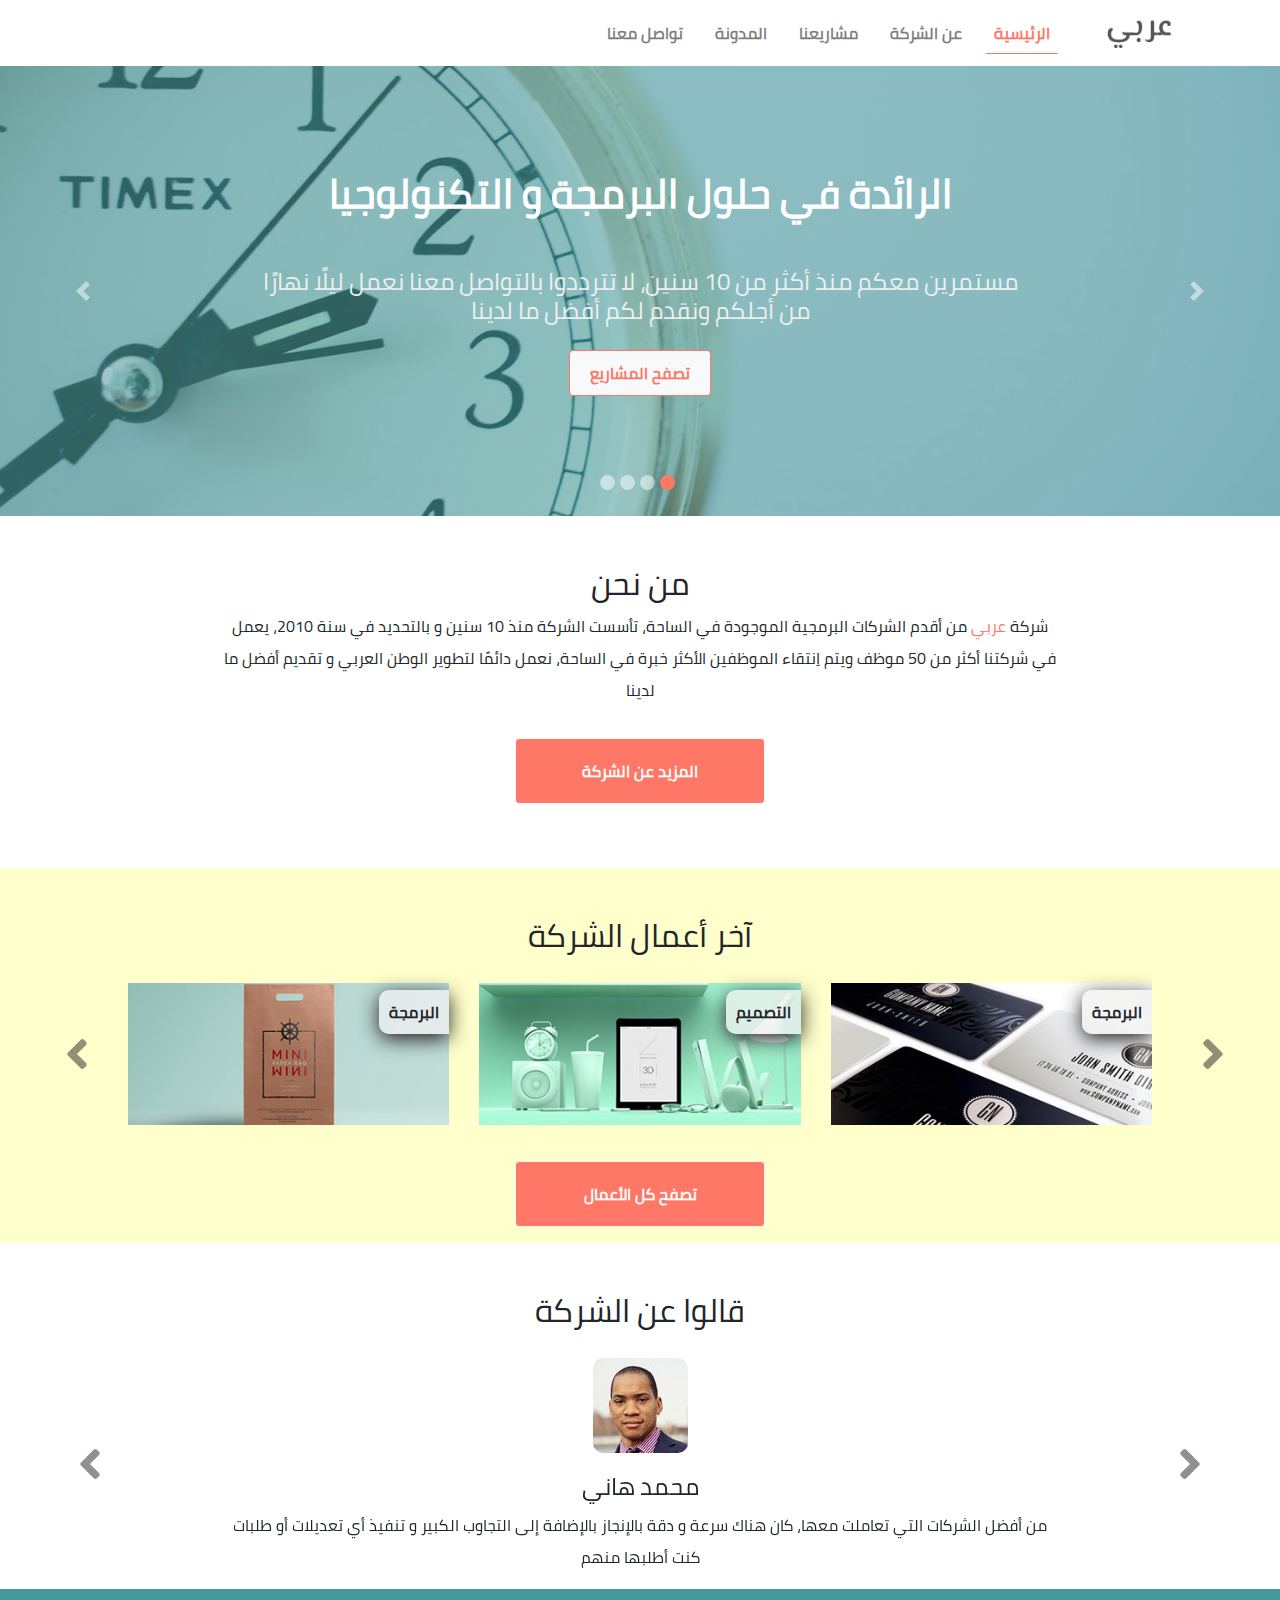
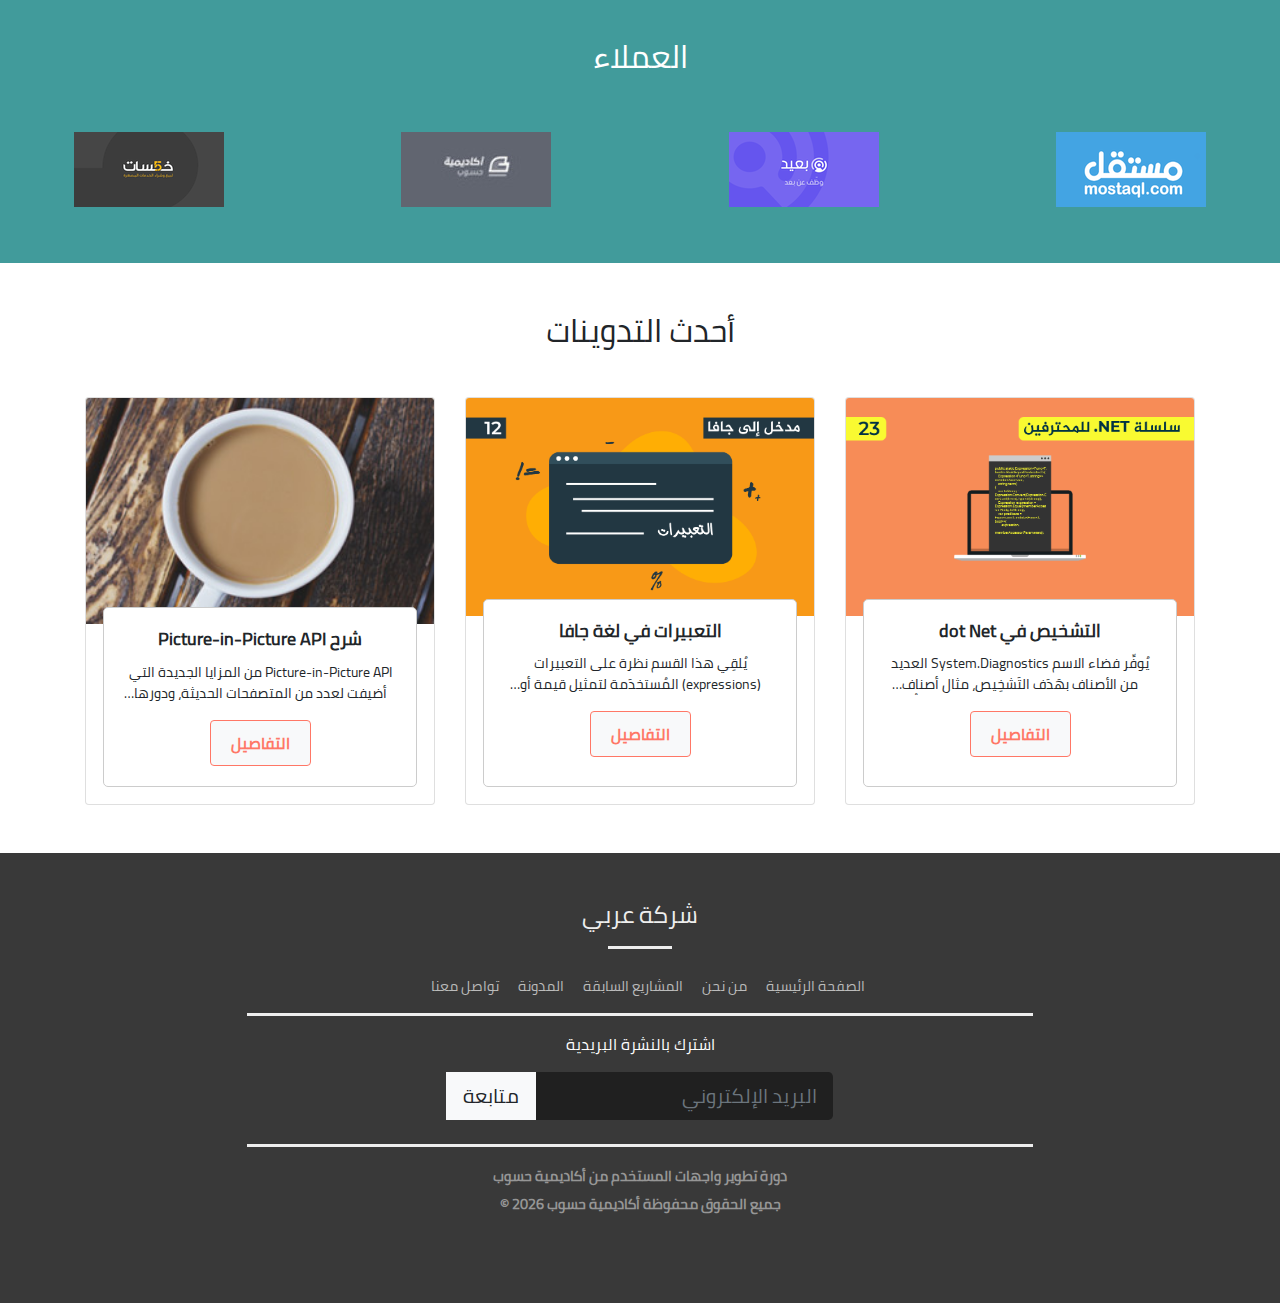
<file: index.html>
<!DOCTYPE html>
<html lang="en">
<head>
    <meta charset="UTF-8">
    <meta name="viewport" content="width=device-width, initial-scale=1.0">
    <title>شركة عربي | الرئيسية</title>
<link href="/css/style.css" rel="stylesheet"></head>
<body>
    <div class="container-fluid">
        <section class="top-menu">
            <div class="row">
                <nav class="navbar navbar-expand-lg navbar-light bg-light w-100">
                    <button class="navbar-toggler" type="button" data-toggle="collapse" data-target="#navbarSupportedContent" aria-controls="navbarSupportedContent" aria-expanded="false" aria-label="Toggle navigation">
                      <span class="navbar-toggler-icon"></span>
                    </button>

                    <a href="/index.html" class="navbar-brand p-0">
                        <img src="/images/logo.png" alt="شركة عربي">
                    </a>

                    <div class="collapse navbar-collapse" id="navbarSupportedContent">
                      <ul class="navbar-nav ml-auto">
                        <li class="nav-item active p-2">
                            <a class="nav-link" href="/index.html">الرئيسية</a>
                        </li>
                        <li class="nav-item p-2">
                            <a class="nav-link" href="/about.html">عن الشركة</a>
                        </li>
                        <li class="nav-item p-2">
                            <a class="nav-link" href="/projects.html">مشاريعنا</a>
                        </li>
                        <li class="nav-item p-2">
                            <a class="nav-link" href="/blog.html">المدونة</a>
                        </li>
                        <li class="nav-item p-2">
                            <a class="nav-link" href="/contact.html">تواصل معنا</a>
                        </li>
                      </ul>
                    </div>
                </nav>
            </div>
        </section>

        <section class="carousel-top">
            <div class="row">
                <div id="carouselExampleCaptions" class="carousel slide" data-ride="carousel">
                    <ol class="carousel-indicators">
                      <li data-target="#carouselExampleCaptions" data-slide-to="0" class="active"></li>
                      <li data-target="#carouselExampleCaptions" data-slide-to="1"></li>
                      <li data-target="#carouselExampleCaptions" data-slide-to="2"></li>
                      <li data-target="#carouselExampleCaptions" data-slide-to="3"></li>
                    </ol>
                    <div class="carousel-inner">
                      <div class="carousel-item active">
                        <img src="/images/Banner1.jpg" class="d-block w-100" alt="عن الشركة">
                        <div class="carousel-caption d-none d-md-block overlay">
                          <h1>الرائدة في حلول البرمجة و التكنولوجيا</h1>
                          <h4>مستمرين معكم منذ أكثر من 10 سنين، لا تترددوا بالتواصل معنا نعمل ليلًا نهارًا من أجلكم ونقدم لكم أفضل ما لدينا</h4>
                          <a class="btn btn-light custom-btn my-3" href="projects.html">تصفح المشاريع</a>
                        </div>
                      </div>
                      <div class="carousel-item">
                        <img src="/images/Banner2.jpg" class="d-block w-100" alt="عن الشركة">
                        <div class="carousel-caption d-none d-md-block overlay">
                          <h1>الرائدة في حلول البرمجة و التكنولوجيا</h1>
                          <h4>نساعدكم بتحويل أفكاركم إلى مشاريع حقيقية، سواء مواقغ ويب أو تطبيقات للهاتف الجوال</h4>
                          <a class="btn btn-light custom-btn my-3" href="projects.html">تصفح المشاريع</a>
                        </div>
                      </div>
                      <div class="carousel-item">
                        <img src="/images/Banner3.jpg" class="d-block w-100" alt="عن الشركة">
                        <div class="carousel-caption d-none d-md-block overlay">
                          <h1>الرائدة في حلول البرمجة و التكنولوجيا</h1>
                          <h4>نستطيع إنجاز مشاريعكم بسرعة فائقة، ولا ننسى الدقة والإحتراف في إنجاز الأعمال</h4>
                          <a class="btn btn-light custom-btn my-3" href="projects.html">تصفح المشاريع</a>
                        </div>
                      </div>
                      <div class="carousel-item">
                        <img src="/images/Banner4.jpg" class="d-block w-100" alt="عن الشركة">
                        <div class="carousel-caption d-none d-md-block overlay">
                          <h1>الرائدة في حلول البرمجة و التكنولوجيا</h1>
                          <h4>شركتنا من أفضل الشركات الموجودة في الساحة، و احترافية أعمالنا تدل على احترافية الفريق الذي يُنجز أعمالكم</h4>
                          <a class="btn btn-light custom-btn my-3" href="projects.html">تصفح المشاريع</a>
                        </div>
                      </div>
                    </div>
                    <a class="carousel-control-prev" href="#carouselExampleCaptions" role="button" data-slide="prev">
                      <span class="carousel-control-prev-icon" aria-hidden="true"></span>
                      <span class="sr-only">Previous</span>
                    </a>
                    <a class="carousel-control-next" href="#carouselExampleCaptions" role="button" data-slide="next">
                      <span class="carousel-control-next-icon" aria-hidden="true"></span>
                      <span class="sr-only">Next</span>
                    </a>
                </div>
            </div>
        </section>

        <section class="who-are-we my-5">
            <div class="row justify-content-center">
                <div class="col-8">
                    <div class="text-center">
                        <h2>من نحن</h2>
                        <p class="custom-paragraph"> 
                             شركة <span class="company-name">عربي</span> من أقدم الشركات البرمجية الموجودة في الساحة، تأسست الشركة منذ 10 سنين و بالتحديد في سنة 2010، يعمل في شركتنا أكثر من 50 موظف ويتم اِنتقاء الموظفين الأكثر خبرة في الساحة، نعمل دائمًا لتطوير الوطن العربي و تقديم أفضل ما لدينا
                        </p>
                        <a href="about.html" class="btn btn-light custom-btn-main my-3">
                            المزيد عن الشركة
                        </a>
                    </div>
                </div>
            </div>
        </section>

        <section class="latest-projects">
            <div class="row">
                <div class="col-12">
                    <h2 class="text-center mt-5">آخر أعمال الشركة</h2>
                </div>
            </div>

            <div id="latest-company-projects" class="carousel slide mx-auto" data-ride="carousel">
                <div class="carousel-inner">
                    <div class="carousel-item active">
                        <div class="row">
                            <div class="col-12 col-lg-4 d-flex justify-content-center">
                                <div class="thumbnail2">
                                    <div class="project-category">
                                        البرمجة
                                    </div>
                                    <div class="caption2">
                                        <h5>برمجة التطبيقات</h5>
                                        <p class="project-details">برمجة تطبيق باستخدام Android Studio يعمل التطبيق على جميع إصدارات أجهزة الأندرويد</p>
                                        <a href="project-details.html" class="btn btn-light custom-btn">تصفح المشروع</a>
                                    </div>
                                    <img class="img-fluid h-100" src="/images/our-works-1.jpg" alt="...">
                                </div>
                            </div>
                            <div class="col-12 col-lg-4 d-flex justify-content-center">
                                <div class="thumbnail2">
                                    <div class="project-category">
                                        التصميم
                                    </div>
                                    <div class="caption2">
                                        <h5>تصميم المواقع</h5>
                                        <p class="project-details">تصميم شكل موقع متجر إلكتروني، التصميم متكامل لجميع أحجام الشاشات</p>
                                        <a href="project-details.html" class="btn btn-light custom-btn">تصفح المشروع</a>
                                    </div>
                                    <img class="img-fluid h-100" src="/images/our-works-2.jpg" alt="...">
                                </div>
                            </div>
                            <div class="col-12 col-lg-4 d-flex justify-content-center">
                                <div class="thumbnail2">
                                    <div class="project-category">
                                        البرمجة
                                    </div>
                                    <div class="caption2">
                                        <h5>برمجة المواقع</h5>
                                        <p class="project-details">برمجة موقع متجر إلكتروني لبيع الألبسة، يعمل الموقع على جميع أحجام الشاشات</p>
                                        <a href="project-details.html" class="btn btn-light custom-btn">تصفح المشروع</a>
                                    </div>
                                    <img class="img-fluid h-100" src="/images/our-works-3.jpg" alt="...">
                                </div>
                            </div>
                        </div>
                    </div>
                    <div class="carousel-item">
                        <div class="row">
                            <div class="col-12 col-lg-4 d-flex justify-content-center">
                                <div class="thumbnail2">
                                    <div class="project-category">
                                        البرمجة
                                    </div>
                                    <div class="caption2">
                                        <h5>برمجة التطبيقات</h5>
                                        <p class="project-details">برمجة تطبيق Native لتوصيل طلبات البيتزا، التطبيق يعمل على نظام الأندرويد و ios</p>
                                        <a href="project-details.html" class="btn btn-light custom-btn">تصفح المشروع</a>
                                    </div>
                                    <img class="img-fluid h-100" src="/images/our-works-4.jpg" alt="...">
                                </div>
                            </div>
                            <div class="col-12 col-lg-4 d-flex justify-content-center">
                                <div class="thumbnail2">
                                    <div class="project-category">
                                        التصميم
                                    </div>
                                    <div class="caption2">
                                        <h5>تصميم المواقع</h5>
                                        <p class="project-details">تصميم PSD لتطبيق هاتف، تم اختيار الألوان بعناية بناءً على طلب الزبون</p>
                                        <p><a href="project-details.html" class="btn btn-light custom-btn">تصفح المشروع</a>
                                        </p>
                                    </div>
                                    <img class="img-fluid h-100" src="/images/our-works-5.jpg" alt="...">
                                </div>
                            </div>
                            <div class="col-12 col-lg-4 d-flex justify-content-center">
                                <div class="thumbnail2">
                                    <div class="project-category">
                                        البرمجة
                                    </div>
                                    <div class="caption2">
                                        <h5>برمجة المواقع</h5>
                                        <p class="project-details">برمجة لوحة تحكم كاملة للتحكم بموقع متجر إلكتروني لبيع الكتب</p>
                                        <p><a href="project-details.html" class="btn btn-light custom-btn">تصفح المشروع</a>
                                        </p>
                                    </div>
                                    <img class="img-fluid h-100" src="/images/our-works-6.jpg" alt="...">
                                </div>
                            </div>
                        </div>
                    </div>
                    <div class="carousel-item">
                        <div class="row">
                            <div class="col-12 col-lg-4 d-flex justify-content-center">
                                <div class="thumbnail2">
                                    <div class="project-category">
                                        البرمجة
                                    </div>
                                    <div class="caption2">
                                        <h5>برمجة التطبيقات</h5>
                                        <p class="project-details">برمجة تطبيق Native للتنبيهات الضرورية، التطبيق يعمل على نظام الأندرويد و ios</p>
                                        <p><a href="project-details.html" class="btn btn-light custom-btn">تصفح المشروع</a>
                                        </p>
                                    </div>
                                    <img class="img-fluid h-100" src="/images/our-works-2.jpg" alt="...">
                                </div>
                            </div>
                            <div class="col-12 col-lg-4 d-flex justify-content-center">
                                <div class="thumbnail2">
                                    <div class="project-category">
                                        التصميم
                                    </div>
                                    <div class="caption2">
                                        <h5>تصميم الصور</h5>
                                        <p class="project-details">تصميم صور احترافية لعدة مقالات، تم انتقاء الألوان بعناية والإعتماد على التصاميم الحديثة</p>
                                        <p><a href="project-details.html" class="btn btn-light custom-btn">تصفح المشروع</a>
                                        </p>
                                    </div>
                                    <img class="img-fluid h-100" src="/images/our-works-3.jpg" alt="...">
                                </div>
                            </div>
                            <div class="col-12 col-lg-4 d-flex justify-content-center">
                                <div class="thumbnail2">
                                    <div class="project-category">
                                        البرمجة
                                    </div>
                                    <div class="caption2">
                                        <h5>برمجة المواقع</h5>
                                        <p class="project-details">برمجة موقع لرفع مقاطع الفيديو يشبه موقع يوتيوب</p>
                                        <p><a href="project-details.html" class="btn btn-light custom-btn">تصفح المشروع</a>
                                        </p>
                                    </div>
                                    <img class="img-fluid h-100" src="/images/our-works-1.jpg" alt="...">
                                </div>
                            </div>
                        </div>
                    </div>
                </div>
                <a class="carousel-control-prev" href="#latest-company-projects" role="button" data-slide="prev">
                    <i class="fas fa-angle-right fa-3x"></i>
                </a>
                <a class="carousel-control-next" href="#latest-company-projects" role="button" data-slide="next">
                    <i class="fas fa-angle-left fa-3x"></i>
                </a>
              </div>

              <div class="text-center">
                <a href="projects.html" class="btn btn-light custom-btn-main my-3">
                    تصفح كل الأعمال
                </a>
            </div>
        </section>

        <section class="said-about-company">
            <h2 class="mt-5 text-center">قالوا عن الشركة</h2>

            <div id="said-about-company-carousel" class="carousel slide" data-ride="carousel">
                <div class="carousel-inner">
                    <div class="carousel-item active">
                        <div class="row justify-content-center">
                            <div class="col-8">
                                <div class="text-center">
                                    <img class="custom-img" src="/images/team1.jpg" alt="محمد هاني">
                                    <h4>محمد هاني</h4>
                                    <p class="custom-paragraph">
                                        من أفضل الشركات التي تعاملت معها، كان هناك سرعة و دقة بالإنجاز بالإضافة إلى التجاوب الكبير و تنفيذ أي تعديلات أو طلبات كنت أطلبها منهم
                                    </p>
                                </div>
                            </div>
                        </div>
                    </div>

                    <div class="carousel-item">
                        <div class="row justify-content-center">
                            <div class="col-8">
                                <div class="text-center">
                                    <img class="custom-img" src="/images/team2.jpg" alt="محمد هاني">
                                    <h4>أحمد محمد</h4>
                                    <p class="custom-paragraph">
                                        سعيد جدًا من الخدمات التي تقدموها، من أفضل الشركات التي تعاملت معها سيكون لنا أعمال أخرى معًا في المستقبل إن شاء الله
                                    </p>
                                </div>
                            </div>
                        </div>
                    </div>

                    <div class="carousel-item">
                        <div class="row justify-content-center">
                            <div class="col-8">
                                <div class="text-center">
                                    <img class="custom-img" src="/images/team3.jpg" alt="محمد هاني">
                                    <h4>هادي</h4>
                                    <p class="custom-paragraph">
                                         ما لفت انتباهي في هذه الشركة و أحببته كثيرًا هو الرقي في التعامل و احتراف العمل حيث أنّ جميع العاملين في هذه الشركة يتقنون أعمالهم بشكلٍ كبير
                                    </p>
                                </div>
                            </div>
                        </div>
                    </div>
                </div>
                <a class="carousel-control-prev" href="#said-about-company-carousel" role="button" data-slide="prev">
                    <i class="fas fa-angle-right fa-3x"></i>
                </a>
                <a class="carousel-control-next" href="#said-about-company-carousel" role="button" data-slide="next">
                    <i class="fas fa-angle-left fa-3x"></i>
                </a>
              </div>
        </section>

        <section class="clients py-5">
            <h2 class="pb-5 text-center text-white">العملاء</h2>
            <div class="client-logos">
                <div class="row">             
                    <div class="col-12 col-sm-6 col-lg-3 d-flex justify-content-center">
                        <a href="https://mostaql.com/" class="mb-2">
                            <img src="/images/mostaql.png" alt="mostaql">
                        </a>
                    </div>
                    <div class="col-12 col-sm-6 col-lg-3 d-flex justify-content-center">
                        <a href="https://baaeed.com/" class="mb-2">
                            <img src="/images/baaeed.png" alt="Hsoub">
                        </a>
                    </div>
                    <div class="col-12 col-sm-6 col-lg-3 d-flex justify-content-center">
                        <a href="https://academy.hsoub.com/" class="mb-2">
                            <img src="/images/academy-hsoub.jpg" alt="academy-hsoub">
                        </a>
                    </div>
                    <div class="col-12 col-sm-6 col-lg-3 d-flex justify-content-center">
                        <a href="https://khamsat.com/" class="mb-2">
                            <img src="/images/khamsat.png" alt="khamsat">
                        </a>
                    </div>  
                </div>
            </div>
        </section>

        <section class="latest-posts">
            <div class="container">
                <div class="text-center my-5">
                    <h2>أحدث التدوينات</h2>
                </div>
                <div class="row">
                    <div class="col-md-4 d-flex justify-content-center">
                        <div class="card mb-5" style="width: 23rem;">
                            <img src="/images/blog1.png" class="card-img-top" alt="التدوينة الأولى">
                            <div class="card-body text-center">
                                <h5 class="card-title">التشخيص في dot Net</h5>
                                <p class="card-text project-details">يُوفِّر فضاء الاسم System.Diagnostics العديد من الأصناف بهَدَف التَشخِيص، مثال أصناف للتَعامُل مع عمليات النظام (processes)، وأُخرى تَعمَل كعَدادات لقياس الأداء. أوامر الصدفة</p>
                                <a href="blog-details.html" class="btn btn-light custom-btn">التفاصيل</a>
                            </div>
                        </div>
                    </div>

                    <div class="col-md-4 d-flex justify-content-center">
                        <div class="card mb-5" style="width: 23rem;">
                            <img src="/images/blog2.png" class="card-img-top" alt="التدوينة الثانية">
                            <div class="card-body text-center">
                              <h4 class="card-title">التعبيرات في لغة جافا</h4>
                              <p class="card-text project-details">يُلقِي هذا القسم نظرة على التعبيرات (expressions) المُستخدَمة لتمثيل قيمة أو حسابها. قد يكون التعبير (expression) بهيئة قيمة مُصنَّفة النوع (literal) أو مُتْغيِّر (variable) أو استدعاء دالة (function</p>
                              <a href="blog-details.html" class="btn btn-light custom-btn">التفاصيل</a>
                            </div>
                        </div>
                    </div>

                    <div class="col-md-4 d-flex justify-content-center">
                        <div class="card mb-5" style="width: 23rem;">
                            <img src="/images/blog3.jpg" class="card-img-top" alt="التدوينة الثالثة">
                            <div class="card-body text-center">
                              <h4 class="card-title">شرح Picture-in-Picture API</h4>
                              <p class="card-text project-details">Picture-in-Picture API من المزايا الجديدة التي أضيفت لعدد من المتصفحات الحديثة، ودورها تمكين المستخدم من تعويم فيديوهات HTML5 في نافذة خاصة أسفل الشاشة مع القدرة على التنقل بين مختلف نوافذ المتـصفح (بل وجميع التطبيقات في الجهاز) والفيديو مشغل</p>
                              <a href="blog-details.html" class="btn btn-light custom-btn">التفاصيل</a>
                            </div>
                        </div>
                    </div>
                </div>
            </div>
        </section>

        <footer>
            <div class="row">
                <div class="col-12 text-center">
                    <h2 class="mt-5">شركة عربي</h2>
                    <hr class="line1">
                </div>
                 <div id="footer-nav-links" class="col-12 text-center mt-2">
                    <a href=".">الصفحة الرئيسية</a>
                    <a href="about.html">من نحن</a>
                    <a href="projects.html">المشاريع السابقة</a>
                    <a href="blog.html">المدونة</a>
                    <a href="contact.html">تواصل معنا</a>
                </div>
                <hr class="line2">
                <div class="col-12 text-center">
                    <label class="custom-heading text-white mb-3">اشترك بالنشرة البريدية</label>
                    <form class="form form-inline justify-content-center">
                        <div class="input-group input-group-lg mb-2">
                            <input type="text" class="form-control" placeholder="البريد الإلكتروني" aria-label="Example text with button addon" aria-describedby="button-addon1">
                            <div class="input-group-prepend">
                                <button class="btn btn-light" type="button" id="button-addon1">متابعة</button>
                              </div>
                        </div>
                    </form>
                    
                </div>
                <hr class="line2">
                <div class="col-12 text-center">
                    <a class="copyright-link copyright" href="https://academy.hsoub.com/learn/front-end-web-development/">
                        دورة تطوير واجهات المستخدم من أكاديمية حسوب
                    </a>
                    <h5 class="copyright mt-2">جميع الحقوق محفوظة أكاديمية حسوب <span id="date"></span> &copy;</h5>
                </div>
            </div>
        </footer>
    </div>

<script src="/js/bundle.js"></script></body>
</html>
</file>
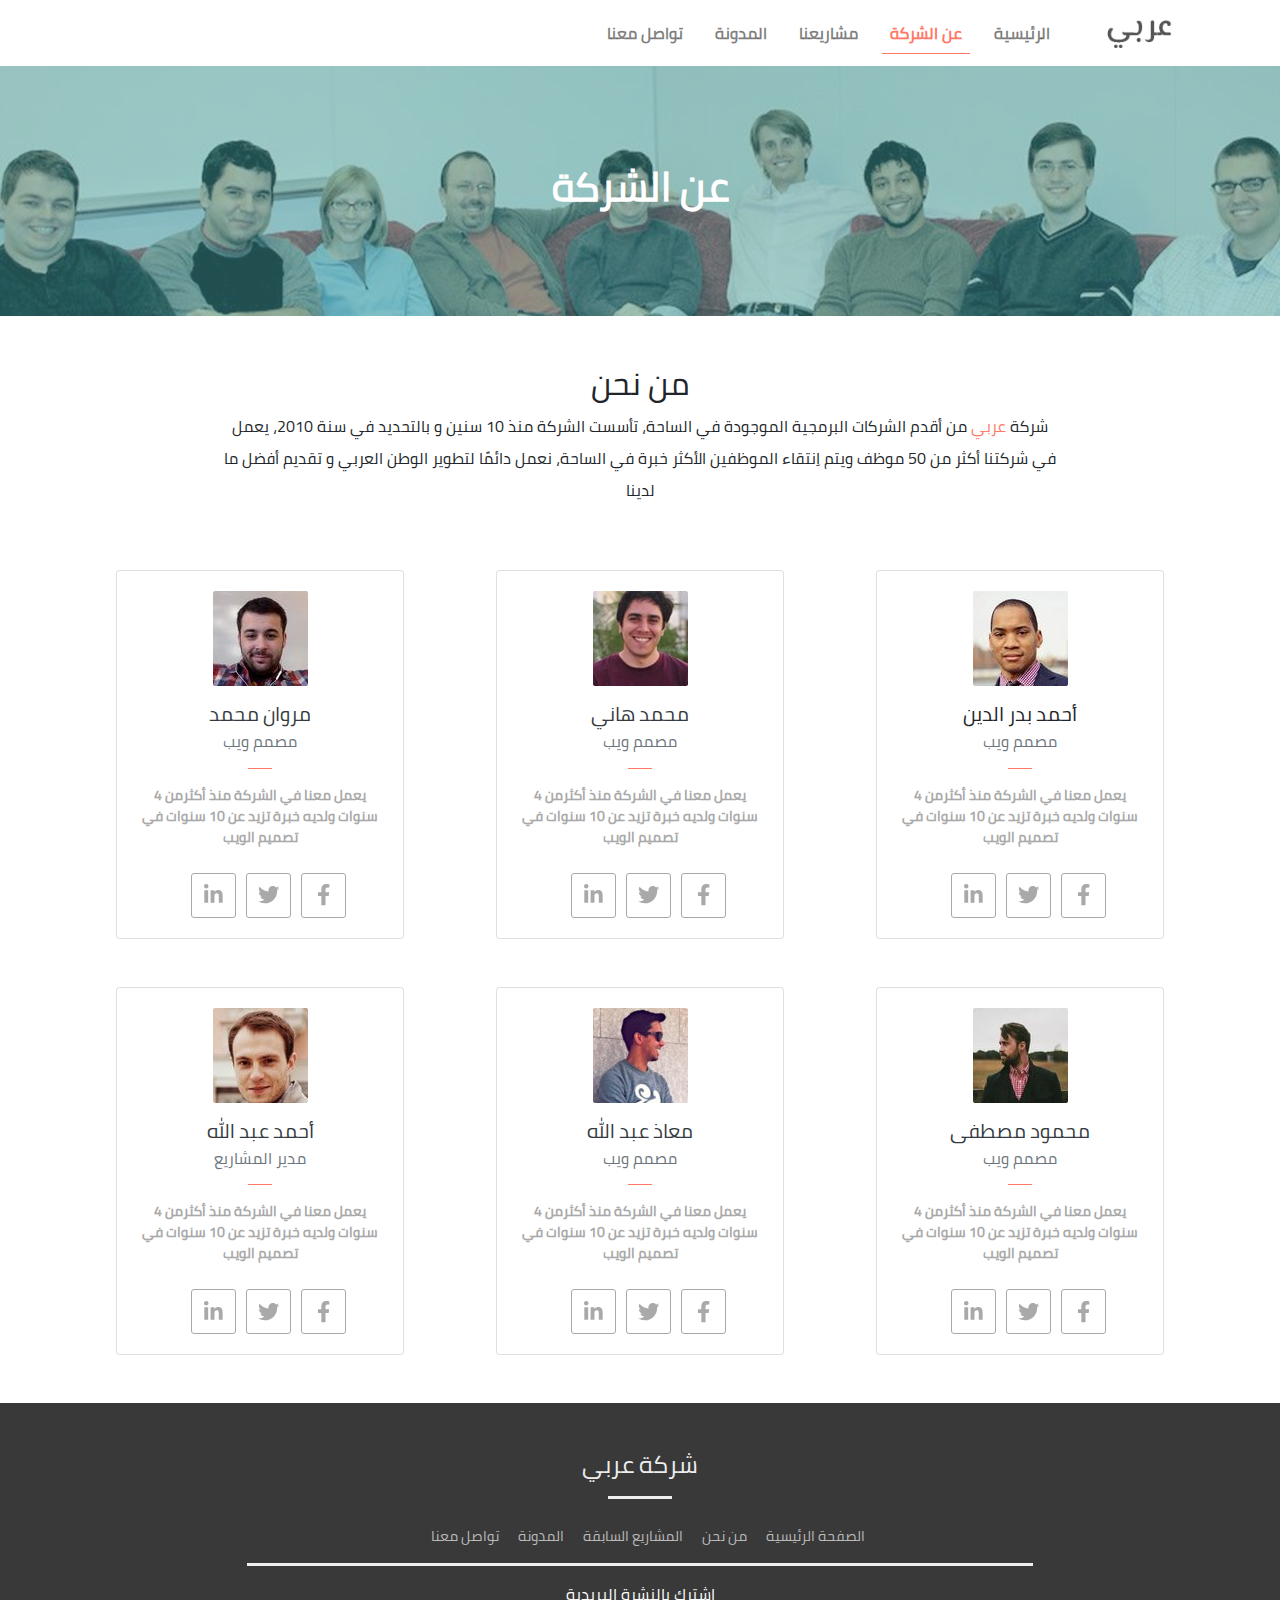
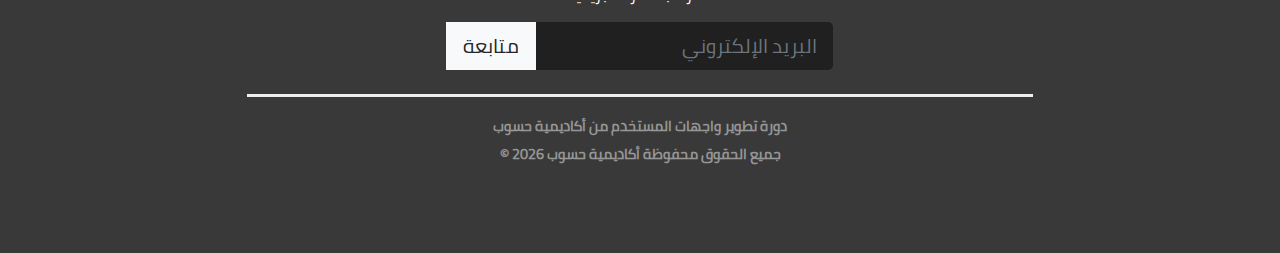
<file: about.html>
<!DOCTYPE html>
<html lang="en">
<head>
    <meta charset="UTF-8">
    <meta name="viewport" content="width=device-width, initial-scale=1.0">
    <title>شركة عربي | من نحن</title>
<link href="/css/style.css" rel="stylesheet"></head>
<body>
    <div class="container-fluid">
        <section class="top-menu">
            <div class="row">
                <nav class="navbar navbar-expand-lg navbar-light bg-light w-100">
                    <button class="navbar-toggler" type="button" data-toggle="collapse" data-target="#navbarSupportedContent" aria-controls="navbarSupportedContent" aria-expanded="false" aria-label="Toggle navigation">
                      <span class="navbar-toggler-icon"></span>
                    </button>

                    <a href="/index.html" class="navbar-brand p-0">
                        <img src="/images/logo.png" alt="شركة عربي">
                    </a>

                    <div class="collapse navbar-collapse" id="navbarSupportedContent">
                      <ul class="navbar-nav ml-auto">
                        <li class="nav-item p-2">
                            <a class="nav-link" href="/index.html">الرئيسية</a>
                        </li>
                        <li class="nav-item p-2">
                            <a class="nav-link" href="/about.html">عن الشركة</a>
                        </li>
                        <li class="nav-item p-2">
                            <a class="nav-link" href="/projects.html">مشاريعنا</a>
                        </li>
                        <li class="nav-item p-2">
                            <a class="nav-link" href="/blog.html">المدونة</a>
                        </li>
                        <li class="nav-item p-2">
                            <a class="nav-link" href="/contact.html">تواصل معنا</a>
                        </li>
                      </ul>
                    </div>
                </nav>
            </div>
        </section>

        <section class="banner banner-about">
            <div class="row">
                <div class="col-12 ">
                    <div id="banner-img">
                        <div class="overlay">
                            <h1 class="title1">عن الشركة</h1>
                        </div>
                    </div>
                </div>
            </div>
        </section>

        <section class="who-are-we my-5">
            <div class="row justify-content-center">
                <div class="col-8">
                    <div class="text-center">
                        <h2>من نحن</h2>
                        <p class="custom-paragraph"> 
                             شركة <span class="company-name">عربي</span> من أقدم الشركات البرمجية الموجودة في الساحة، تأسست الشركة منذ 10 سنين و بالتحديد في سنة 2010، يعمل في شركتنا أكثر من 50 موظف ويتم اِنتقاء الموظفين الأكثر خبرة في الساحة، نعمل دائمًا لتطوير الوطن العربي و تقديم أفضل ما لدينا
                        </p>
                    </div>
                </div>
            </div>
        </section>

        <section class="our-team">
            <div class="container">
                <div class="row mt-5">
                    <div class="col-md-6 col-lg-4 d-flex justify-content-center">
                        <div class="card text-center mb-5" style="width: 18rem;">
                            <div class="card-body">
                              <img src="/images/team1.jpg" alt="personel-img">
                              <h5 class="card-title mt-3">أحمد بدر الدين</h5>
                              <h6 class="card-subtitle mb-2 text-muted">مصمم ويب</h6>
                              <hr class="our-team-line">
                              <p class="card-text">يعمل معنا في الشركة منذ أكثرمن 4 سنوات ولديه خبرة تزيد عن 10 سنوات في تصميم الويب</p>
                              <div class="social-about">
                                <a class="linkedin-social one-social" href="#"><i class="fab fa-linkedin-in fa-lg"></i></a>
                                <a class="twitter-social one-social" href="#"><i class="fab fa-twitter fa-lg"></i></a>
                                <a class="facebook-social one-social" href="#"><i class="fab fa-facebook-f fa-lg"></i></a>
                            </div> 
                            </div>
                        </div>
                    </div>
                    <div class="col-md-6 col-lg-4 d-flex justify-content-center">
                        <div class="card text-center mb-5" style="width: 18rem;">
                            <div class="card-body">
                                <img src="/images/team2.jpg">
                                <h5 class="card-title text-dark mt-3">محمد هاني</h5>
                                <h6 class="card-subtitle mb-2 text-muted">مصمم ويب</h6>
                                <hr class="our-team-line">
                                <p class="card-text">يعمل معنا في الشركة منذ أكثرمن 4 سنوات ولديه خبرة تزيد عن 10 سنوات في تصميم الويب</p>
                                <div class="social-about">
                                    <a class="linkedin-social one-social" href="#"><i class="fab fa-linkedin-in fa-lg"></i></a>
                                    <a class="twitter-social one-social" href="#"><i class="fab fa-twitter fa-lg"></i></a>
                                    <a class="facebook-social one-social" href="#"><i class="fab fa-facebook-f fa-lg"></i></a>
                                </div>
                            </div>
                        </div>
                    </div>
                    <div class="col-md-6 col-lg-4 d-flex justify-content-center">
                        <div class="card text-center mb-5" style="width: 18rem;">
                            <div class="card-body">
                                <img src="/images/team3.jpg">
                                <h5 class="card-title text-dark mt-3">مروان محمد</h5>
                                <h6 class="card-subtitle mb-2 text-muted">مصمم ويب</h6>
                                <hr class="our-team-line">
                                <p class="card-text">يعمل معنا في الشركة منذ أكثرمن 4 سنوات ولديه خبرة تزيد عن 10 سنوات في تصميم الويب</p>
                                <div class="social-about">
                                    <a class="linkedin-social one-social" href="#"><i class="fab fa-linkedin-in fa-lg"></i></a>
                                    <a class="twitter-social one-social" href="#"><i class="fab fa-twitter fa-lg"></i></a>
                                    <a class="facebook-social one-social" href="#"><i class="fab fa-facebook-f fa-lg"></i></a>
                                </div>
                            </div>
                        </div>
                    </div>
                    <div class="col-md-6 col-lg-4 d-flex justify-content-center">
                        <div class="card text-center mb-5" style="width: 18rem;">
                            <div class="card-body">
                                <img src="/images/team4.jpg">
                                <h5 class="card-title text-dark mt-3">محمود مصطفى</h5>
                                <h6 class="card-subtitle mb-2 text-muted">مصمم ويب</h6>
                                <hr class="our-team-line">
                                <p class="card-text">يعمل معنا في الشركة منذ أكثرمن 4 سنوات ولديه خبرة تزيد عن 10 سنوات في تصميم الويب</p>
                                <div class="social-about">
                                    <a class="linkedin-social one-social" href="#"><i class="fab fa-linkedin-in fa-lg"></i></a>
                                    <a class="twitter-social one-social" href="#"><i class="fab fa-twitter fa-lg"></i></a>
                                    <a class="facebook-social one-social" href="#"><i class="fab fa-facebook-f fa-lg"></i></a>
                                </div>
                            </div>
                        </div>
                    </div>
                    <div class="col-md-6 col-lg-4 d-flex justify-content-center">
                        <div class="card text-center mb-5" style="width: 18rem;">
                            <div class="card-body">
                                <img src="/images/team5.jpg">
                                <h5 class="card-title text-dark mt-3">معاذ عبد الله</h5>
                                <h6 class="card-subtitle mb-2 text-muted">مصمم ويب</h6>
                                <hr class="our-team-line">
                                <p class="card-text">يعمل معنا في الشركة منذ أكثرمن 4 سنوات ولديه خبرة تزيد عن 10 سنوات في تصميم الويب</p>
                                <div class="social-about">
                                    <a class="linkedin-social one-social" href="#"><i class="fab fa-linkedin-in fa-lg"></i></a>
                                    <a class="twitter-social one-social" href="#"><i class="fab fa-twitter fa-lg"></i></a>
                                    <a class="facebook-social one-social" href="#"><i class="fab fa-facebook-f fa-lg"></i></a>
                                </div>
                            </div>
                        </div>
                    </div>
                    <div class="col-md-6 col-lg-4 d-flex justify-content-center">
                        <div class="card text-center mb-5" style="width: 18rem;">
                            <div class="card-body">
                                <img src="/images/team6.jpg">
                                <h5 class="card-title text-dark mt-3">أحمد عبد الله</h5>
                                <h6 class="card-subtitle mb-2 text-muted">مدير المشاريع</h6>
                                <hr class="our-team-line">
                                <p class="card-text">يعمل معنا في الشركة منذ أكثرمن 4 سنوات ولديه خبرة تزيد عن 10 سنوات في تصميم الويب</p>
                                <div class="social-about">
                                    <a class="linkedin-social one-social" href="#"><i class="fab fa-linkedin-in fa-lg"></i></a>
                                    <a class="twitter-social one-social" href="#"><i class="fab fa-twitter fa-lg"></i></a>
                                    <a class="facebook-social one-social" href="#"><i class="fab fa-facebook-f fa-lg"></i></a>
                                </div>
                            </div>
                        </div>
                    </div>
                </div>
            </div>
        </section>

        <footer>
            <div class="row">
                <div class="col-12 text-center">
                    <h2 class="mt-5">شركة عربي</h2>
                    <hr class="line1">
                </div>
                 <div id="footer-nav-links" class="col-12 text-center mt-2">
                    <a href=".">الصفحة الرئيسية</a>
                    <a href="about.html">من نحن</a>
                    <a href="projects.html">المشاريع السابقة</a>
                    <a href="blog.html">المدونة</a>
                    <a href="contact.html">تواصل معنا</a>
                </div>
                <hr class="line2">
                <div class="col-12 text-center">
                    <label class="custom-heading text-white mb-3">اشترك بالنشرة البريدية</label>
                    <form class="form form-inline justify-content-center">
                        <div class="input-group input-group-lg mb-2">
                            <input type="text" class="form-control" placeholder="البريد الإلكتروني" aria-label="Example text with button addon" aria-describedby="button-addon1">
                            <div class="input-group-prepend">
                                <button class="btn btn-light" type="button" id="button-addon1">متابعة</button>
                              </div>
                        </div>
                    </form>
                    
                </div>
                <hr class="line2">
                <div class="col-12 text-center">
                    <a class="copyright-link copyright" href="https://academy.hsoub.com/learn/front-end-web-development/">
                        دورة تطوير واجهات المستخدم من أكاديمية حسوب
                    </a>
                    <h5 class="copyright mt-2">جميع الحقوق محفوظة أكاديمية حسوب <span id="date"></span> &copy;</h5>
                </div>
            </div>
        </footer>
    </div>

<script src="/js/bundle.js"></script></body>
</html>
</file>
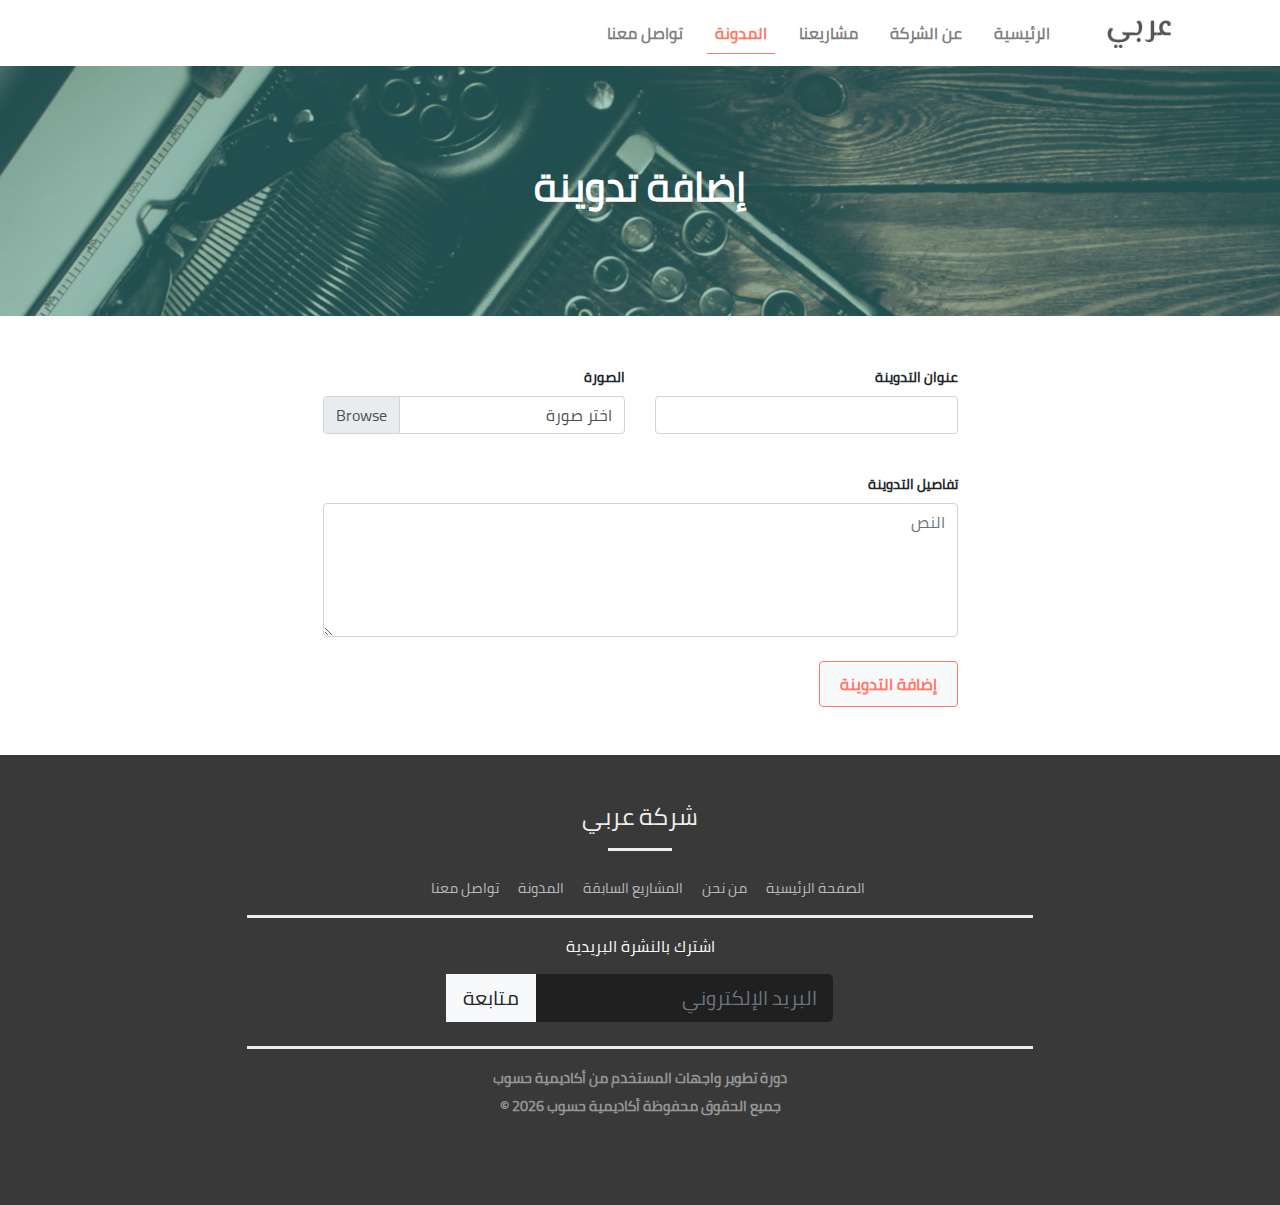
<file: add-blog.html>
<!DOCTYPE html>
<html lang="en">
<head>
    <meta charset="UTF-8">
    <meta name="viewport" content="width=device-width, initial-scale=1.0">
    <title>شركة عربي | إضافة مدونة</title>
<link href="/css/style.css" rel="stylesheet"></head>
<body>
    <div class="container-fluid">
        <section class="top-menu">
            <div class="row">
                <nav class="navbar navbar-expand-lg navbar-light bg-light w-100">
                    <button class="navbar-toggler" type="button" data-toggle="collapse" data-target="#navbarSupportedContent" aria-controls="navbarSupportedContent" aria-expanded="false" aria-label="Toggle navigation">
                      <span class="navbar-toggler-icon"></span>
                    </button>

                    <a href="/index.html" class="navbar-brand p-0">
                        <img src="/images/logo.png" alt="شركة عربي">
                    </a>

                    <div class="collapse navbar-collapse" id="navbarSupportedContent">
                      <ul class="navbar-nav ml-auto">
                        <li class="nav-item p-2">
                            <a class="nav-link" href="/index.html">الرئيسية</a>
                        </li>
                        <li class="nav-item p-2">
                            <a class="nav-link" href="/about.html">عن الشركة</a>
                        </li>
                        <li class="nav-item p-2">
                            <a class="nav-link" href="/projects.html">مشاريعنا</a>
                        </li>
                        <li class="nav-item p-2">
                            <a class="nav-link" href="/blog.html">المدونة</a>
                        </li>
                        <li class="nav-item p-2">
                            <a class="nav-link" href="/contact.html">تواصل معنا</a>
                        </li>
                      </ul>
                    </div>
                </nav>
            </div>
        </section>

        <section class="banner banner-blog">
            <div class="row">
                <div class="col-12 ">
                    <div id="banner-img">
                        <div class="overlay">
                            <h1 class="title1">إضافة تدوينة</h1>
                        </div>
                    </div>
                </div>
            </div>
        </section>

        <section class="add-blog mt-4 mb-5">
            <div class="container">
                <div class="row justify-content-center">
                    <div class="col-12 col-lg-7">
                        <form>
                            <div class="row mt-4">
                                <div class="col-md-6">
                                    <label>عنوان التدوينة</label>
                                    <input type="text" class="form-control mb-3">
                                </div>
                                <div class="col-md-6">
                                    <label>الصورة</label>
                                    <div class="custom-file">
                                        <input type="file" class="custom-file-input" id="customFile">
                                        <label class="custom-file-label" for="customFile">اختر صورة</label>
                                    </div>

                                </div>
                            </div>
                            <div class="row">
                                <div class="col">
                                    <label class="mt-4">تفاصيل التدوينة</label>
                                    <textarea name="message" required placeholder="النص" cols="30" rows="5" class="form-control"></textarea>
                                </div>
                            </div>
                            <button type="submit" class="btn btn-light custom-btn mt-4">إضافة التدوينة</button>
                        </form>
                    </div>
                </div>
            </div>
        </section>

        <footer>
            <div class="row">
                <div class="col-12 text-center">
                    <h2 class="mt-5">شركة عربي</h2>
                    <hr class="line1">
                </div>
                 <div id="footer-nav-links" class="col-12 text-center mt-2">
                    <a href=".">الصفحة الرئيسية</a>
                    <a href="about.html">من نحن</a>
                    <a href="projects.html">المشاريع السابقة</a>
                    <a href="blog.html">المدونة</a>
                    <a href="contact.html">تواصل معنا</a>
                </div>
                <hr class="line2">
                <div class="col-12 text-center">
                    <label class="custom-heading text-white mb-3">اشترك بالنشرة البريدية</label>
                    <form class="form form-inline justify-content-center">
                        <div class="input-group input-group-lg mb-2">
                            <input type="text" class="form-control" placeholder="البريد الإلكتروني" aria-label="Example text with button addon" aria-describedby="button-addon1">
                            <div class="input-group-prepend">
                                <button class="btn btn-light" type="button" id="button-addon1">متابعة</button>
                              </div>
                        </div>
                    </form>
                    
                </div>
                <hr class="line2">
                <div class="col-12 text-center">
                    <a class="copyright-link copyright" href="https://academy.hsoub.com/learn/front-end-web-development/">
                        دورة تطوير واجهات المستخدم من أكاديمية حسوب
                    </a>
                    <h5 class="copyright mt-2">جميع الحقوق محفوظة أكاديمية حسوب <span id="date"></span> &copy;</h5>
                </div>
            </div>
        </footer>
    </div>

<script src="/js/bundle.js"></script></body>
</html>
</file>
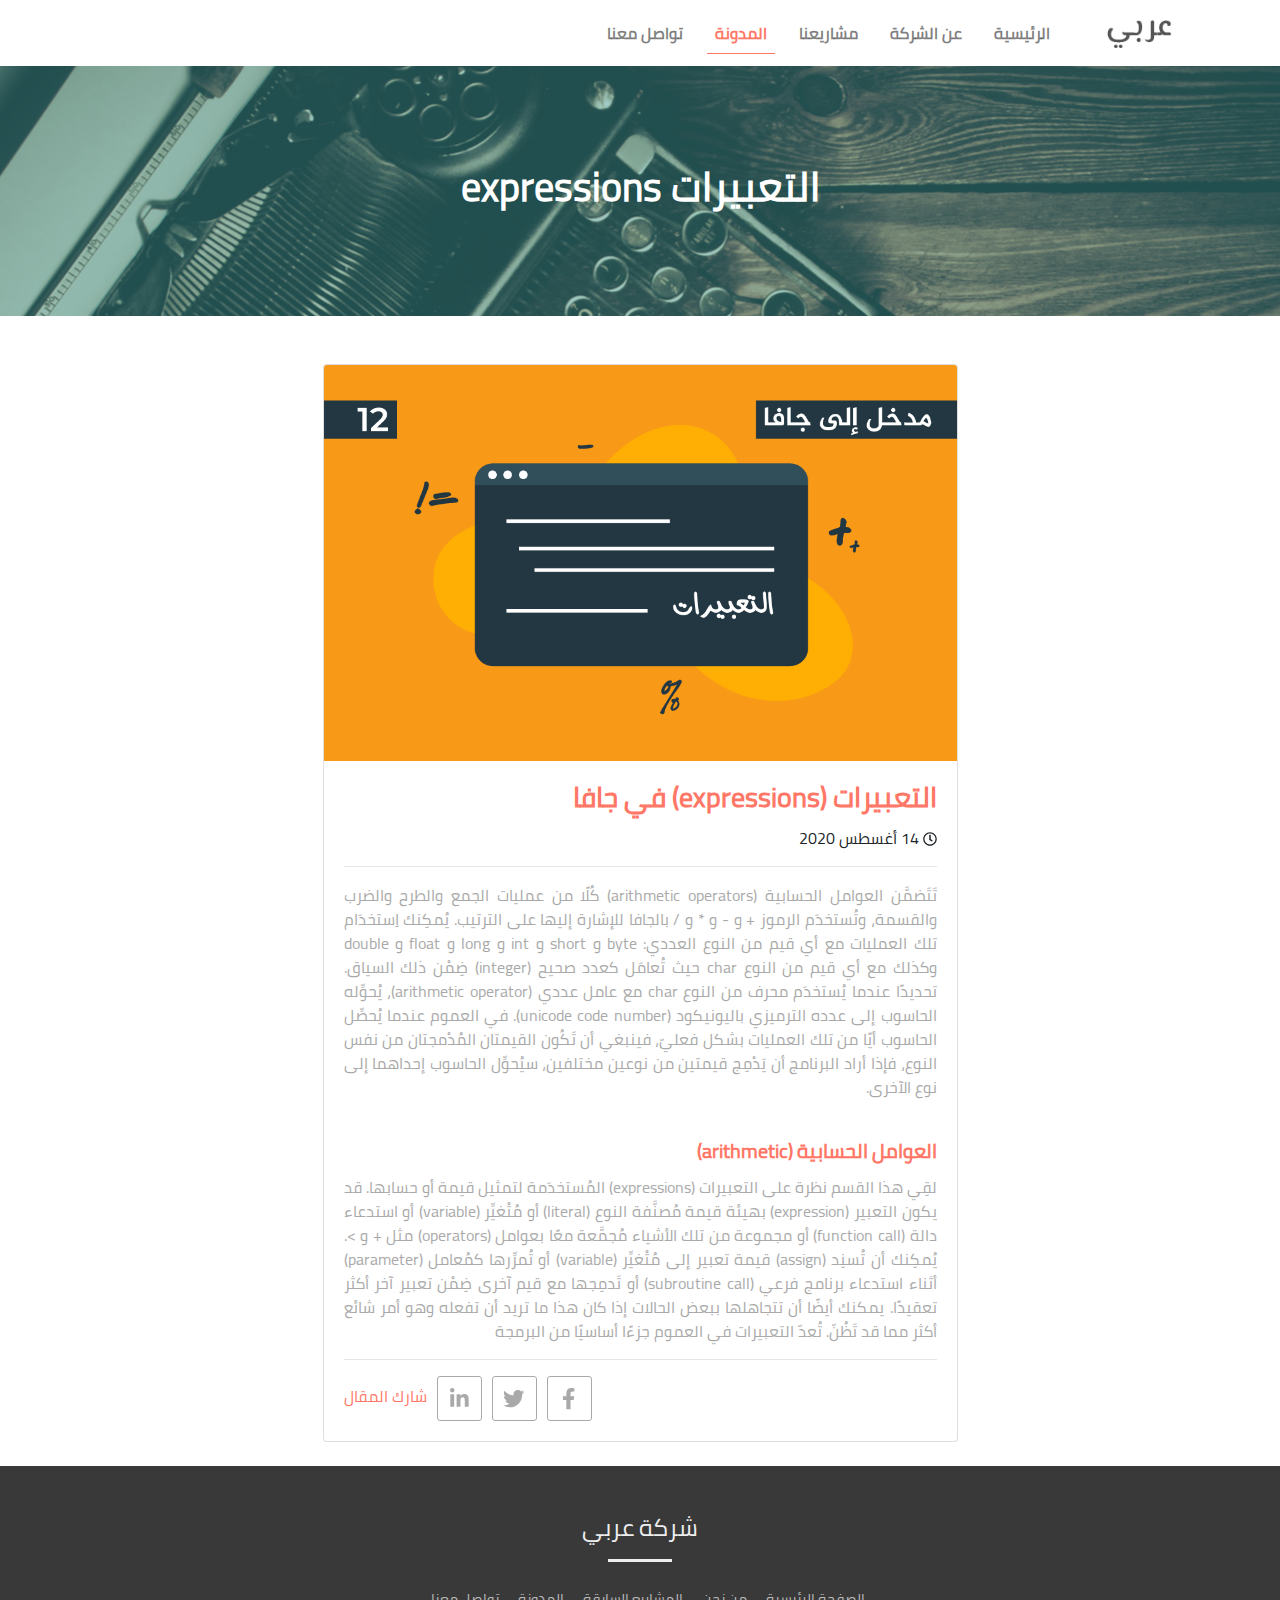
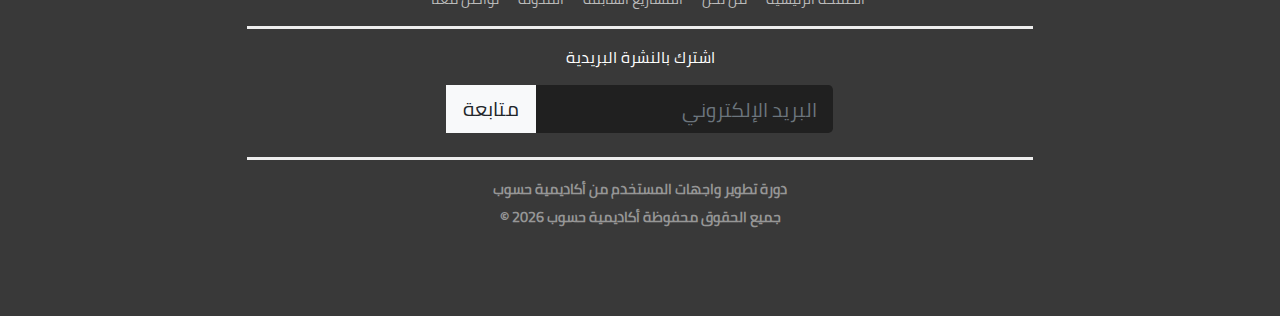
<file: blog-details.html>
<!DOCTYPE html>
<html lang="en">
<head>
    <meta charset="UTF-8">
    <meta name="viewport" content="width=device-width, initial-scale=1.0">
    <title>شركة عربي | تفاصيل المشروع</title>
<link href="/css/style.css" rel="stylesheet"></head>
<body>
    <div class="container-fluid">
        <section class="top-menu">
            <div class="row">
                <nav class="navbar navbar-expand-lg navbar-light bg-light w-100">
                    <button class="navbar-toggler" type="button" data-toggle="collapse" data-target="#navbarSupportedContent" aria-controls="navbarSupportedContent" aria-expanded="false" aria-label="Toggle navigation">
                      <span class="navbar-toggler-icon"></span>
                    </button>

                    <a href="/index.html" class="navbar-brand p-0">
                        <img src="/images/logo.png" alt="شركة عربي">
                    </a>

                    <div class="collapse navbar-collapse" id="navbarSupportedContent">
                      <ul class="navbar-nav ml-auto">
                        <li class="nav-item p-2">
                            <a class="nav-link" href="/index.html">الرئيسية</a>
                        </li>
                        <li class="nav-item p-2">
                            <a class="nav-link" href="/about.html">عن الشركة</a>
                        </li>
                        <li class="nav-item p-2">
                            <a class="nav-link" href="/projects.html">مشاريعنا</a>
                        </li>
                        <li class="nav-item p-2">
                            <a class="nav-link" href="/blog.html">المدونة</a>
                        </li>
                        <li class="nav-item p-2">
                            <a class="nav-link" href="/contact.html">تواصل معنا</a>
                        </li>
                      </ul>
                    </div>
                </nav>
            </div>
        </section>

        <section class="banner banner-blog">
            <div class="row">
                <div class="col-12 ">
                    <div id="banner-img">
                        <div class="overlay">
                            <h1 class="title1">التعبيرات expressions</h1>
                        </div>
                    </div>
                </div>
            </div>
        </section>

        <section class="posts-details mt-5 mb-4">
            <div class="container">
                <div class="row justify-content-center">
                    <div class="col-md-7">
                        <div class="card">
                            <img src="/images/blog2.png" class="card-img-top" alt="posts-image">
                            <div class="card-body">
                              <h3 class="card-title">التعبيرات (expressions) في جافا</h3>
                              <span><i class="far fa-clock fa-sm"></i> 14 أغسطس 2020</span>
                              <hr>
                              <p class="card-text text-justify">تَتَضمَّن العوامل الحسابية (arithmetic operators) كُلًا من عمليات الجمع والطرح والضرب والقسمة، وتُستخدَم الرموز + و - و * و / بالجافا للإشارة إليها على الترتيب. يُمكِنك اِستخدَام تلك العمليات مع أي قيم من النوع العددي: byte و short و int و long و float و double وكذلك مع أي قيم من النوع char حيث تُعامَل كعدد صحيح (integer) ضِمْن ذلك السياق. تحديدًا عندما يُستخدَم محرف من النوع char مع عامل عددي (arithmetic operator)، يُحوِّله الحاسوب إلى عدده الترميزي باليونيكود (unicode code number). في العموم عندما يُحصِّل الحاسوب أيًا من تلك العمليات بشكل فعليّ، فينبغي أن تَكُون القيمتان المُدْمجتان من نفس النوع، فإذا أراد البرنامج أن يَدْمِج قيمتين من نوعين مختلفين، سيُحوِّل الحاسوب إحداهما إلى نوع الآخرى.</p>
                            </div>

                            <div class="card-body">
                                <h5 class="card-title">العوامل الحسابية (arithmetic)</h5>
                                <p class="card-text text-justify">لقِي هذا القسم نظرة على التعبيرات (expressions) المُستخدَمة لتمثيل قيمة أو حسابها. قد يكون التعبير (expression) بهيئة قيمة مُصنَّفة النوع (literal) أو مُتْغيِّر (variable) أو استدعاء دالة (function call) أو مجموعة من تلك الأشياء مُجمَّعة معًا بعوامل (operators) مثل + و >. يُمكِنك أن تُسنِد (assign) قيمة تعبير إلى مُتْغيِّر (variable) أو تُمرِّرها كمُعامل (parameter) أثناء استدعاء برنامج فرعي (subroutine call) أو تَدمِجها مع قيم آخرى ضِمْن تعبير آخر أكثر تعقيدًا. يمكنك أيضًا أن تتجاهلها ببعض الحالات إذا كان هذا ما تريد أن تفعله وهو أمر شائع أكثر مما قد تَظُنّ. تُعدّ التعبيرات في العموم جزءًا أساسيًا من البرمجة</p>
                                <hr>
                                <div>
                                    <span class="float-left mt-2 post-share">شارك المقال</span>
                                    <a class="linkedin-social one-social" href="#"><i class="fab fa-linkedin-in fa-lg"></i></a>
                                    <a class="twitter-social one-social" href="#"><i class="fab fa-twitter fa-lg"></i></a>
                                    <a class="facebook-social one-social" href="#"><i class="fab fa-facebook-f fa-lg"></i></a>
                                </div> 
                            </div>
                          </div>
                    </div>
                </div>
            </div>
        </section>

        <footer>
            <div class="row">
                <div class="col-12 text-center">
                    <h2 class="mt-5">شركة عربي</h2>
                    <hr class="line1">
                </div>
                 <div id="footer-nav-links" class="col-12 text-center mt-2">
                    <a href=".">الصفحة الرئيسية</a>
                    <a href="about.html">من نحن</a>
                    <a href="projects.html">المشاريع السابقة</a>
                    <a href="blog.html">المدونة</a>
                    <a href="contact.html">تواصل معنا</a>
                </div>
                <hr class="line2">
                <div class="col-12 text-center">
                    <label class="custom-heading text-white mb-3">اشترك بالنشرة البريدية</label>
                    <form class="form form-inline justify-content-center">
                        <div class="input-group input-group-lg mb-2">
                            <input type="text" class="form-control" placeholder="البريد الإلكتروني" aria-label="Example text with button addon" aria-describedby="button-addon1">
                            <div class="input-group-prepend">
                                <button class="btn btn-light" type="button" id="button-addon1">متابعة</button>
                              </div>
                        </div>
                    </form>
                    
                </div>
                <hr class="line2">
                <div class="col-12 text-center">
                    <a class="copyright-link copyright" href="https://academy.hsoub.com/learn/front-end-web-development/">
                        دورة تطوير واجهات المستخدم من أكاديمية حسوب
                    </a>
                    <h5 class="copyright mt-2">جميع الحقوق محفوظة أكاديمية حسوب <span id="date"></span> &copy;</h5>
                </div>
            </div>
        </footer>
    </div>

<script src="/js/bundle.js"></script></body>
</html>
</file>
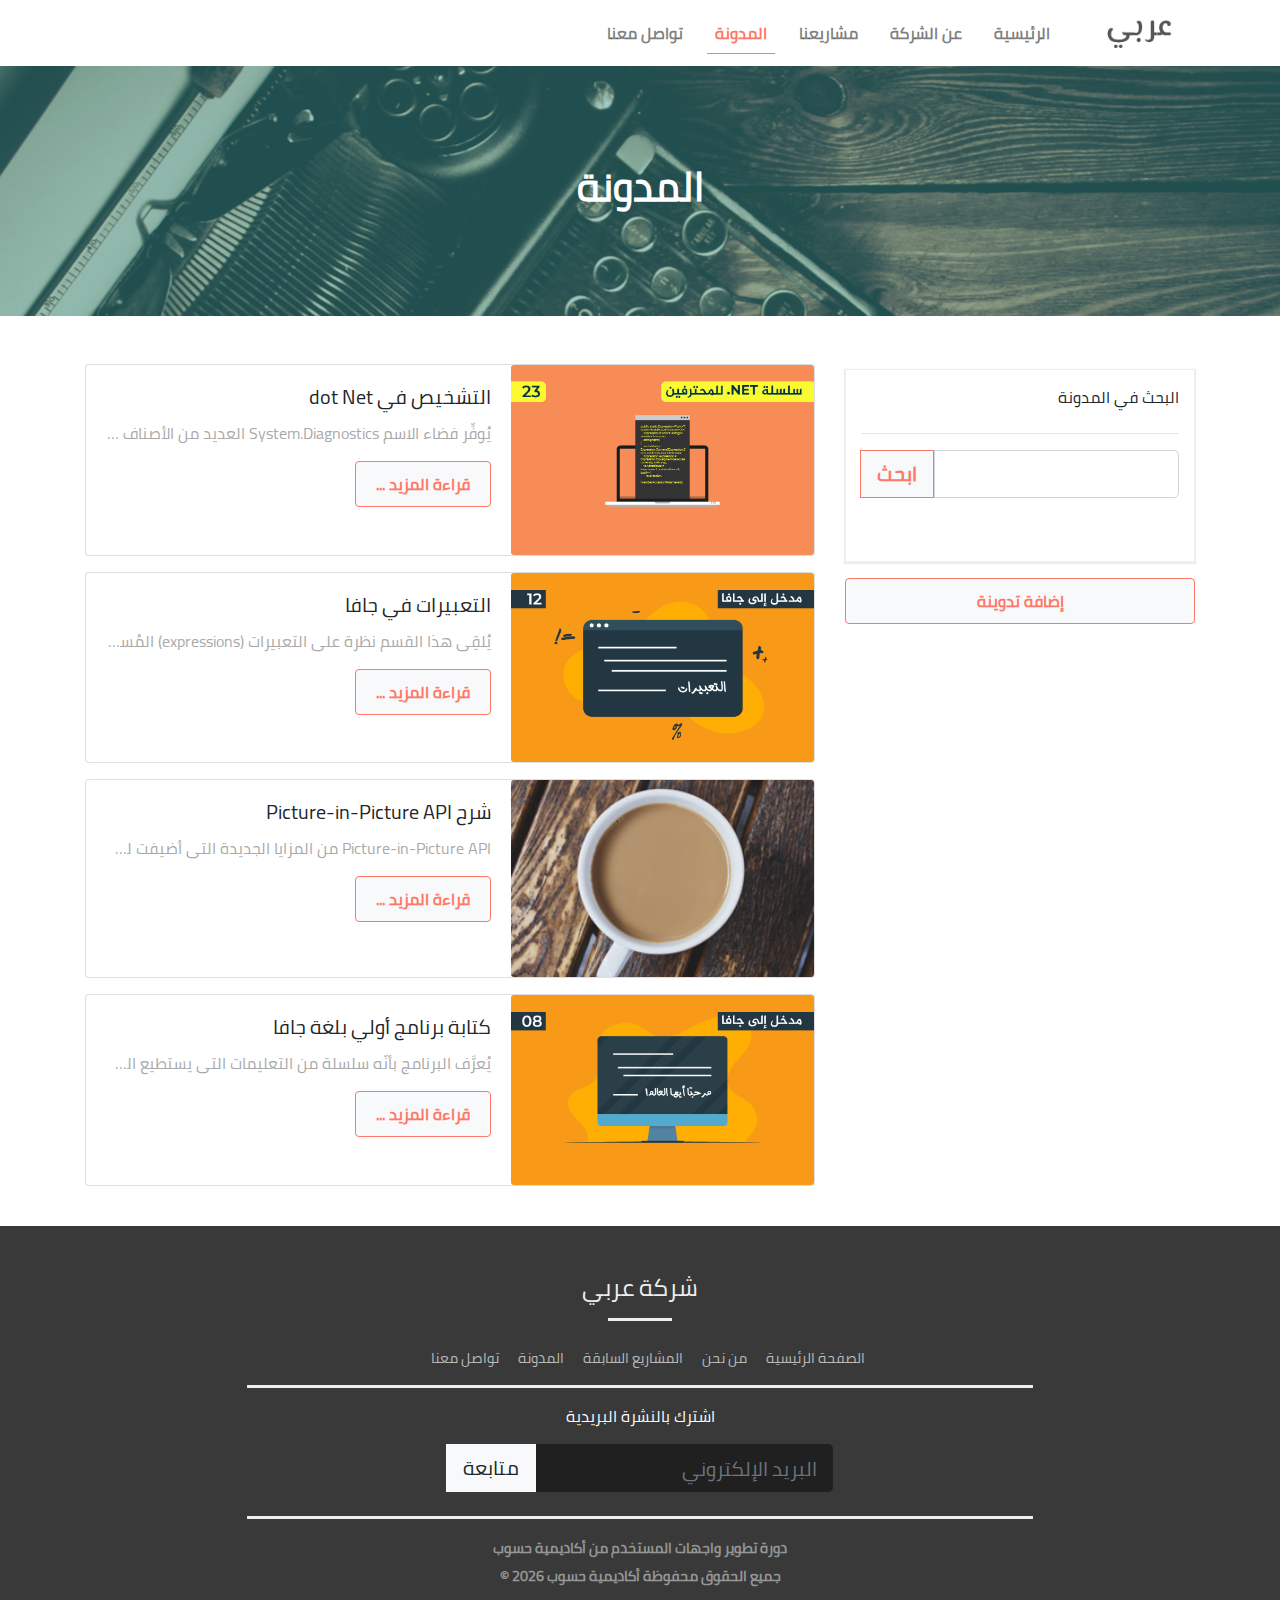
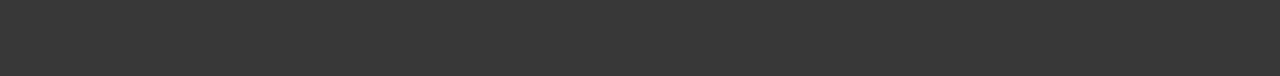
<file: blog.html>
<!DOCTYPE html>
<html lang="en">
<head>
    <meta charset="UTF-8">
    <meta name="viewport" content="width=device-width, initial-scale=1.0">
    <title>شركة عربي | المدونة</title>
<link href="/css/style.css" rel="stylesheet"></head>
<body>
    <div class="container-fluid">
        <section class="top-menu">
            <div class="row">
                <nav class="navbar navbar-expand-lg navbar-light bg-light w-100">
                    <button class="navbar-toggler" type="button" data-toggle="collapse" data-target="#navbarSupportedContent" aria-controls="navbarSupportedContent" aria-expanded="false" aria-label="Toggle navigation">
                      <span class="navbar-toggler-icon"></span>
                    </button>

                    <a href="/index.html" class="navbar-brand p-0">
                        <img src="/images/logo.png" alt="شركة عربي">
                    </a>

                    <div class="collapse navbar-collapse" id="navbarSupportedContent">
                      <ul class="navbar-nav ml-auto">
                        <li class="nav-item p-2">
                            <a class="nav-link" href="/index.html">الرئيسية</a>
                        </li>
                        <li class="nav-item p-2">
                            <a class="nav-link" href="/about.html">عن الشركة</a>
                        </li>
                        <li class="nav-item p-2">
                            <a class="nav-link" href="/projects.html">مشاريعنا</a>
                        </li>
                        <li class="nav-item p-2">
                            <a class="nav-link" href="/blog.html">المدونة</a>
                        </li>
                        <li class="nav-item p-2">
                            <a class="nav-link" href="/contact.html">تواصل معنا</a>
                        </li>
                      </ul>
                    </div>
                </nav>
            </div>
        </section>

        <section class="banner banner-blog">
            <div class="row">
                <div class="col-12 ">
                    <div id="banner-img">
                        <div class="overlay">
                            <h1 class="title1">المدونة</h1>
                        </div>
                    </div>
                </div>
            </div>
        </section>

        <section class="posts mt-5 mb-4">
            <div class="container">
                <div class="row">
                    <div class="col-lg-4">
                        <div class="search-box">
                            <label>البحث في المدونة</label>
                            <hr>
                            <form class="form form-inline mb-5">
                                <div class="input-group input-group-lg">
                                    <input type="text" class="form-control" placeholder="" aria-label="Example text with button addon" aria-describedby="button-addon1">
                                    <div class="input-group-prepend">
                                      <button class="btn btn-light custom-btn" type="button" id="button-addon1">ابحث</button>
                                    </div>
                                  </div>
                            </form>
                        </div>
                        <a href="add-blog.html" class="btn btn-light custom-btn w-100 my-3">
                            إضافة تدوينة
                        </a>
                    </div>
                    <div class="col-lg-8">
                        <div class="card mb-3">
                            <div class="row no-gutters">
                              <div class="col-md-5">
                                    <img src="/images/blog1.png" class="card-img w-100 h-100" alt="المدونة الأولى">
                              </div>
                              <div class="col-md-7">
                                <div class="card-body">
                                    <h5 class="card-title">التشخيص في dot Net</h5>
                                    <p class="card-text">يُوفِّر فضاء الاسم System.Diagnostics العديد من الأصناف بهَدَف التَشخِيص، مثال أصناف للتَعامُل مع عمليات النظام (processes)، وأُخرى تَعمَل كعَدادات لقياس الأداء. أوامر الصدفة</p>
                                    <a href="blog-details.html" class="btn btn-light custom-btn">قراءة المزيد ...</a>
                                </div>
                              </div>
                            </div>
                        </div> 

                        <div class="card mb-3">
                            <div class="row no-gutters">
                                <div class="col-md-5">
                                    <img src="/images/blog2.png" class="card-img w-100 h-100" alt="المدونة الأولى">
                                </div>
                                <div class="col-md-7">
                                <div class="card-body">
                                    <h5 class="card-title">التعبيرات في جافا</h5>
                                    <p class="card-text">يُلقِي هذا القسم نظرة على التعبيرات (expressions) المُستخدَمة لتمثيل قيمة أو حسابها. قد يكون التعبير (expression) بهيئة قيمة مُصنَّفة النوع (literal) أو مُتْغيِّر (variable) أو استدعاء دالة (function</p>
                                    <a href="blog-details.html" class="btn btn-light custom-btn">قراءة المزيد ...</a>
                                </div>
                                </div>
                            </div>
                        </div>

                        <div class="card mb-3">
                            <div class="row no-gutters">
                                <div class="col-md-5">
                                    <img src="/images/blog3.jpg" class="card-img w-100 h-100" alt="المدونة الأولى">
                                </div>
                                <div class="col-md-7">
                                <div class="card-body">
                                    <h5 class="card-title">شرح Picture-in-Picture API</h5>
                                    <p class="card-text">Picture-in-Picture API من المزايا الجديدة التي أضيفت لعدد من المتصفحات الحديثة، ودورها تمكين المستخدم من تعويم فيديوهات HTML5 في نافذة خاصة أسفل الشاشة مع القدرة على التنقل بين مختلف نوافذ المتـصفح (بل وجميع التطبيقات في الجهاز) والفيديو مشغل</p>
                                    <a href="blog-details.html" class="btn btn-light custom-btn">قراءة المزيد ...</a>
                                </div>
                                </div>
                            </div>
                        </div>

                        <div class="card mb-3">
                            <div class="row no-gutters">
                                <div class="col-md-5">
                                    <img src="/images/blog4.png" class="card-img w-100 h-100" alt="المدونة الأولى">
                                </div>
                                <div class="col-md-7">
                                <div class="card-body">
                                    <h5 class="card-title">كتابة برنامج أولي بلغة جافا</h5>
                                    <p class="card-text">يُعرَّف البرنامج بأنّه سلسلة من التعليمات التي يستطيع الحاسب تنفيذها لأداء مهمّةٍ ما. تبدو فكرةٍ بسيطةٍ للغاية، لكن حتى يتمكن الحاسب من الاستفادة من التعليمات، يجب أن تكون هذه التعليمات مكتوبةً بصيغةٍ</p>
                                    <a href="blog-details.html" class="btn btn-light custom-btn">قراءة المزيد ...</a>
                                </div>
                                </div>
                            </div>
                        </div>
                    </div>
                </div>
            </div>
        </section>

        <footer>
            <div class="row">
                <div class="col-12 text-center">
                    <h2 class="mt-5">شركة عربي</h2>
                    <hr class="line1">
                </div>
                 <div id="footer-nav-links" class="col-12 text-center mt-2">
                    <a href=".">الصفحة الرئيسية</a>
                    <a href="about.html">من نحن</a>
                    <a href="projects.html">المشاريع السابقة</a>
                    <a href="blog.html">المدونة</a>
                    <a href="contact.html">تواصل معنا</a>
                </div>
                <hr class="line2">
                <div class="col-12 text-center">
                    <label class="custom-heading text-white mb-3">اشترك بالنشرة البريدية</label>
                    <form class="form form-inline justify-content-center">
                        <div class="input-group input-group-lg mb-2">
                            <input type="text" class="form-control" placeholder="البريد الإلكتروني" aria-label="Example text with button addon" aria-describedby="button-addon1">
                            <div class="input-group-prepend">
                                <button class="btn btn-light" type="button" id="button-addon1">متابعة</button>
                              </div>
                        </div>
                    </form>
                    
                </div>
                <hr class="line2">
                <div class="col-12 text-center">
                    <a class="copyright-link copyright" href="https://academy.hsoub.com/learn/front-end-web-development/">
                        دورة تطوير واجهات المستخدم من أكاديمية حسوب
                    </a>
                    <h5 class="copyright mt-2">جميع الحقوق محفوظة أكاديمية حسوب <span id="date"></span> &copy;</h5>
                </div>
            </div>
        </footer>
    </div>

<script src="/js/bundle.js"></script></body>
</html>
</file>
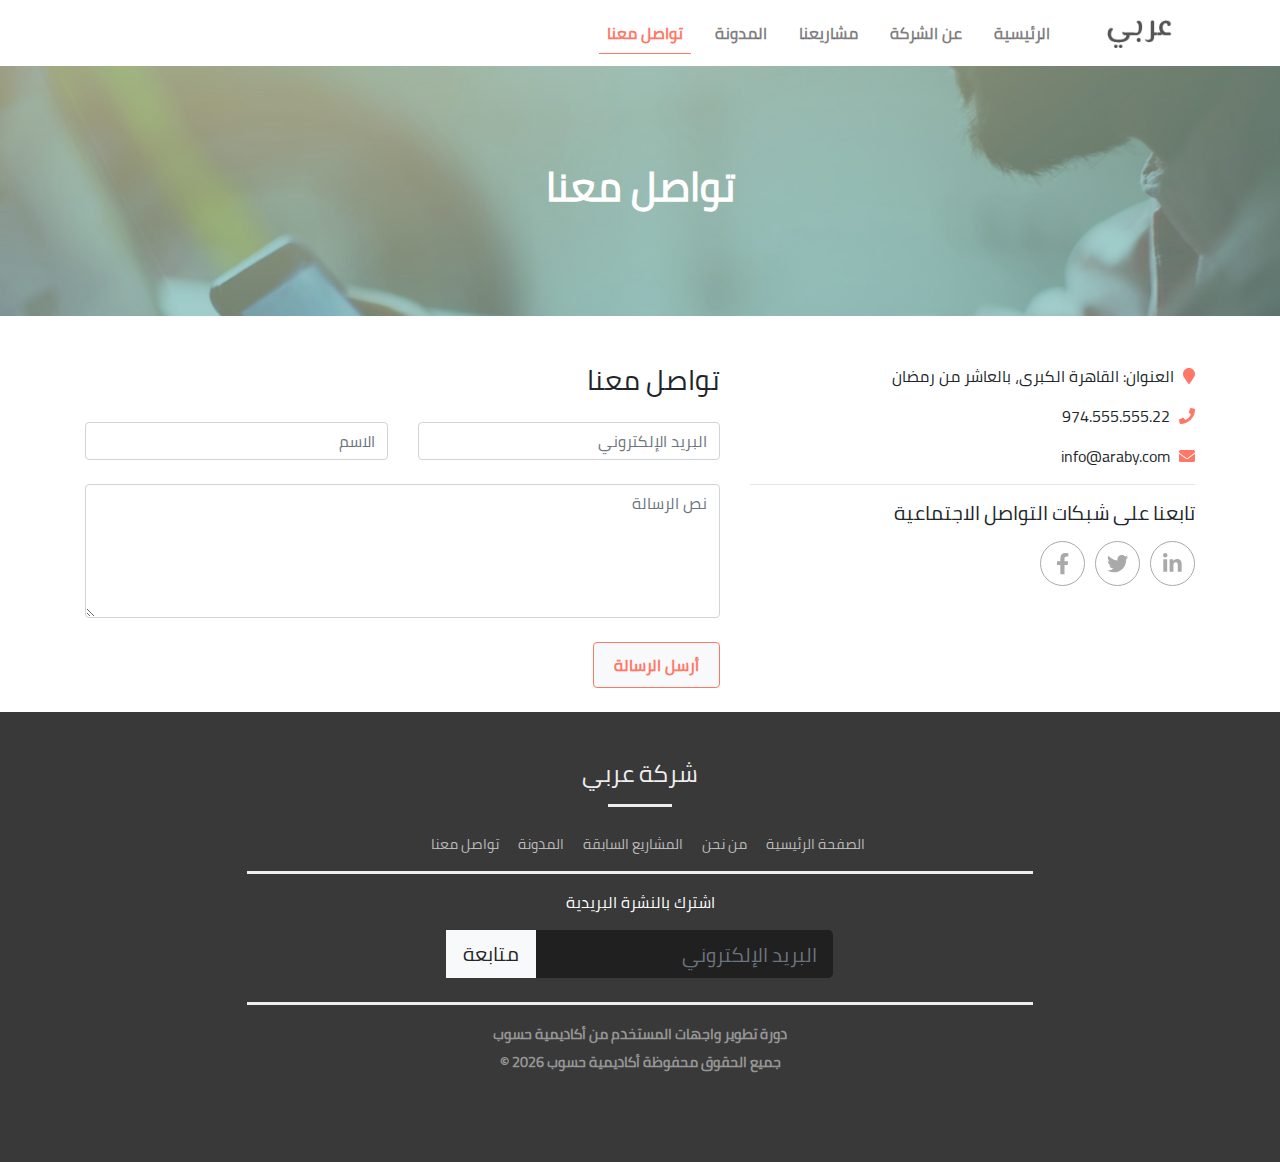
<file: contact.html>
<!DOCTYPE html>
<html lang="en">
<head>
    <meta charset="UTF-8">
    <meta name="viewport" content="width=device-width, initial-scale=1.0">
    <title>شركة عربي | تواصل معنا</title>
<link href="/css/style.css" rel="stylesheet"></head>
<body>
    <div class="container-fluid">
        <section class="top-menu">
            <div class="row">
                <nav class="navbar navbar-expand-lg navbar-light bg-light w-100">
                    <button class="navbar-toggler" type="button" data-toggle="collapse" data-target="#navbarSupportedContent" aria-controls="navbarSupportedContent" aria-expanded="false" aria-label="Toggle navigation">
                      <span class="navbar-toggler-icon"></span>
                    </button>

                    <a href="/index.html" class="navbar-brand p-0">
                        <img src="/images/logo.png" alt="شركة عربي">
                    </a>

                    <div class="collapse navbar-collapse" id="navbarSupportedContent">
                      <ul class="navbar-nav ml-auto">
                        <li class="nav-item p-2">
                            <a class="nav-link" href="/index.html">الرئيسية</a>
                        </li>
                        <li class="nav-item p-2">
                            <a class="nav-link" href="/about.html">عن الشركة</a>
                        </li>
                        <li class="nav-item p-2">
                            <a class="nav-link" href="/projects.html">مشاريعنا</a>
                        </li>
                        <li class="nav-item p-2">
                            <a class="nav-link" href="/blog.html">المدونة</a>
                        </li>
                        <li class="nav-item p-2">
                            <a class="nav-link" href="/contact.html">تواصل معنا</a>
                        </li>
                      </ul>
                    </div>
                </nav>
            </div>
        </section>

        <section class="banner banner-contact">
            <div class="row">
                <div class="col-12 ">
                    <div id="banner-img">
                        <div class="overlay">
                            <h1 class="title1">تواصل معنا</h1>
                        </div>
                    </div>
                </div>
            </div>
        </section>

        <section class="contact-us mt-5 mb-4">
            <div class="container">
                <div class="row">
                    <div class="col-12 col-md-5">
                        <div id="contact-info">
                            <p>
                                <i class="fa fa-map-marker"></i> العنوان: القاهرة الكبرى، بالعاشر من رمضان
                            </p>
                            <p>
                                <i class="fa fa-phone"></i> 974.555.555.22
                            </p>
                            <p>
                                <i class="fa fa-envelope"></i> info@araby.com
                            </p>
                        </div>
                        <hr>
                        <h5 class="mb-3">تابعنا على شبكات التواصل الاجتماعية</h5>
                        <a class="linkedin-social one-social float-right rounded-circle" href="#"><i class="fab fa-linkedin-in fa-lg"></i></a>
                        <a class="twitter-social one-social float-right rounded-circle" href="#"><i class="fab fa-twitter fa-lg"></i></a>
                        <a class="facebook-social one-social float-right rounded-circle" href="#"><i class="fab fa-facebook-f fa-lg"></i></a>
                    </div>

                    <div class="col-12 col-md-7">
                        <h3 class="contact-header">تواصل معنا</h3>
                        <form>
                            <div class="row mt-4">
                                <div class="col">
                                    <input type="email" class="form-control" placeholder="البريد الإلكتروني">
                                </div>
                                <div class="col">
                                    <input type="text" class="form-control" placeholder="الاسم">
                                </div>
                            </div>
                            <div class="row">
                                <div class="col">
                                    <textarea name="message" required placeholder="نص الرسالة" cols="30" rows="5" class="form-control mt-4"></textarea>
                                </div>
                            </div>
                            <button type="submit" class="btn btn-light custom-btn mt-4">أرسل الرسالة</button>
                        </form>
                    </div>
                </div>
            </div>
        </section>
        
        <footer>
            <div class="row">
                <div class="col-12 text-center">
                    <h2 class="mt-5">شركة عربي</h2>
                    <hr class="line1">
                </div>
                 <div id="footer-nav-links" class="col-12 text-center mt-2">
                    <a href=".">الصفحة الرئيسية</a>
                    <a href="about.html">من نحن</a>
                    <a href="projects.html">المشاريع السابقة</a>
                    <a href="blog.html">المدونة</a>
                    <a href="contact.html">تواصل معنا</a>
                </div>
                <hr class="line2">
                <div class="col-12 text-center">
                    <label class="custom-heading text-white mb-3">اشترك بالنشرة البريدية</label>
                    <form class="form form-inline justify-content-center">
                        <div class="input-group input-group-lg mb-2">
                            <input type="text" class="form-control" placeholder="البريد الإلكتروني" aria-label="Example text with button addon" aria-describedby="button-addon1">
                            <div class="input-group-prepend">
                                <button class="btn btn-light" type="button" id="button-addon1">متابعة</button>
                              </div>
                        </div>
                    </form>
                    
                </div>
                <hr class="line2">
                <div class="col-12 text-center">
                    <a class="copyright-link copyright" href="https://academy.hsoub.com/learn/front-end-web-development/">
                        دورة تطوير واجهات المستخدم من أكاديمية حسوب
                    </a>
                    <h5 class="copyright mt-2">جميع الحقوق محفوظة أكاديمية حسوب <span id="date"></span> &copy;</h5>
                </div>
            </div>
        </footer>
    </div>

<script src="/js/bundle.js"></script></body>
</html>
</file>
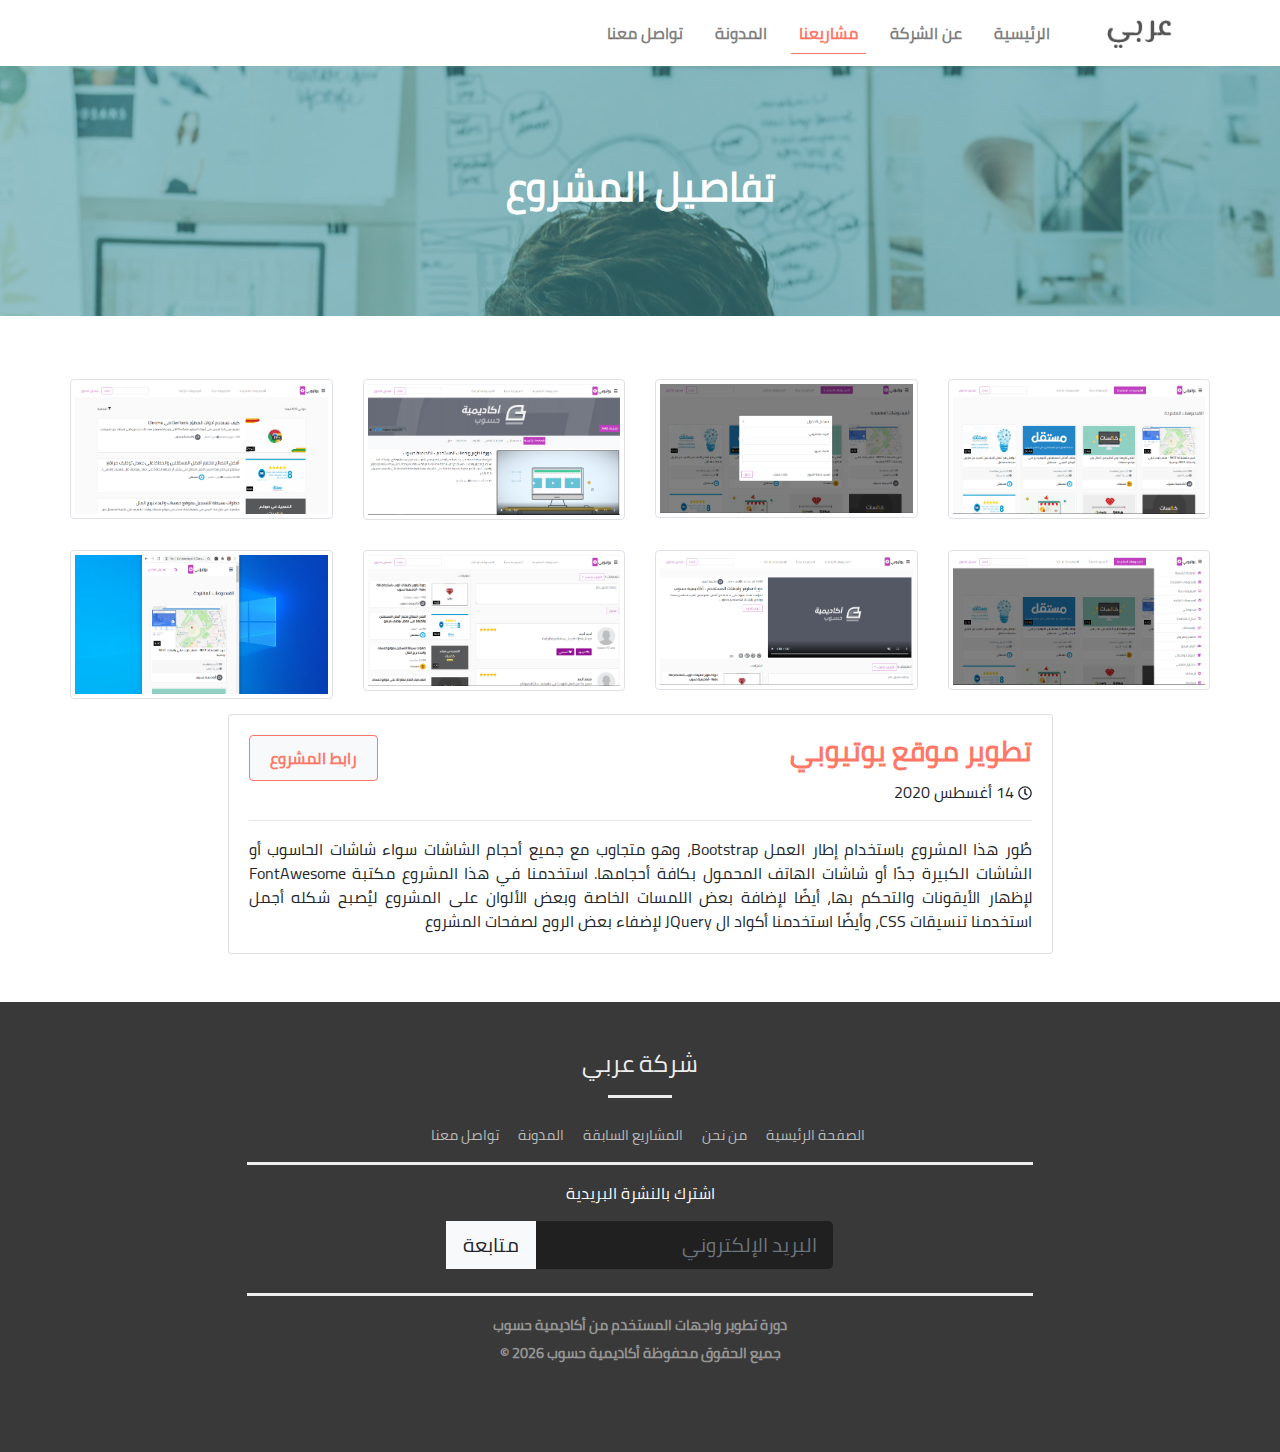
<file: project-details.html>
<!DOCTYPE html>
<html lang="en">
<head>
    <meta charset="UTF-8">
    <meta name="viewport" content="width=device-width, initial-scale=1.0">
    <title>شركة عربي | تفاصيل المشروع</title>
<link href="/css/style.css" rel="stylesheet"></head>
<body>
    <div class="container-fluid">
        <section class="top-menu">
            <div class="row">
                <nav class="navbar navbar-expand-lg navbar-light bg-light w-100">
                    <button class="navbar-toggler" type="button" data-toggle="collapse" data-target="#navbarSupportedContent" aria-controls="navbarSupportedContent" aria-expanded="false" aria-label="Toggle navigation">
                      <span class="navbar-toggler-icon"></span>
                    </button>

                    <a href="/index.html" class="navbar-brand p-0">
                        <img src="/images/logo.png" alt="شركة عربي">
                    </a>

                    <div class="collapse navbar-collapse" id="navbarSupportedContent">
                      <ul class="navbar-nav ml-auto">
                        <li class="nav-item p-2">
                            <a class="nav-link" href="/index.html">الرئيسية</a>
                        </li>
                        <li class="nav-item p-2">
                            <a class="nav-link" href="/about.html">عن الشركة</a>
                        </li>
                        <li class="nav-item p-2">
                            <a class="nav-link" href="/projects.html">مشاريعنا</a>
                        </li>
                        <li class="nav-item p-2">
                            <a class="nav-link" href="/blog.html">المدونة</a>
                        </li>
                        <li class="nav-item p-2">
                            <a class="nav-link" href="/contact.html">تواصل معنا</a>
                        </li>
                      </ul>
                    </div>
                </nav>
            </div>
        </section>

        <section class="banner">
            <div class="row">
                <div class="col-12 ">
                    <div id="banner-img">
                        <div class="overlay">
                            <h1 class="title1">تفاصيل المشروع</h1>
                        </div>
                    </div>
                </div>
            </div>
        </section>

        <section class="project-details mt-5 mb-5">
            <div class="container">
                <div class="row">
                    <div class="row">
                        <div class="col-lg-3 col-md-4 col-xs-6 thumb">
                            <a class="thumbnail" href="#" data-image-id="" data-toggle="modal" data-title="الصفحة الرئيسية"
                               data-image="images/main-page.png"
                               data-target="#image-gallery">
                                <img class="img-thumbnail"
                                     src="/images/main-page.png"
                                     alt="Another alt text">
                            </a>
                        </div>
                        <div class="col-lg-3 col-md-4 col-xs-6 thumb">
                            <a class="thumbnail" href="#" data-image-id="" data-toggle="modal" data-title="النافذة المنبثقة"
                               data-image="images/modal.png"
                               data-target="#image-gallery">
                                <img class="img-thumbnail"
                                     src="/images/modal.png"
                                     alt="Another alt text">
                            </a>
                        </div>
            
                        <div class="col-lg-3 col-md-4 col-xs-6 thumb">
                            <a class="thumbnail" href="#" data-image-id="" data-toggle="modal" data-title="صفحة القناة"
                               data-image="images/channel-page1.png"
                               data-target="#image-gallery">
                                <img class="img-thumbnail"
                                     src="/images/channel-page1.png"
                                     alt="Another alt text">
                            </a>
                        </div>
                        <div class="col-lg-3 col-md-4 col-xs-6 thumb">
                            <a class="thumbnail" href="#" data-image-id="" data-toggle="modal" data-title="صفحة البحث"
                               data-image="images/search-page.png"
                               data-target="#image-gallery">
                                <img class="img-thumbnail"
                                     src="/images/search-page.png"
                                     alt="Another alt text">
                            </a>
                        </div>
                        <div class="col-lg-3 col-md-4 col-xs-6 thumb">
                            <a class="thumbnail" href="#" data-image-id="" data-toggle="modal" data-title="القائمة الجانبية"
                               data-image="images/sidebar.png"
                               data-target="#image-gallery">
                                <img class="img-thumbnail"
                                     src="/images/sidebar.png"
                                     alt="Another alt text">
                            </a>
                        </div>
            
            
            
                        <div class="col-lg-3 col-md-4 col-xs-6 thumb">
                            <a class="thumbnail" href="#" data-image-id="" data-toggle="modal" data-title="صفحة المشاهدة القسم العلوي"
                               data-image="images/watch-page.png"
                               data-target="#image-gallery">
                                <img class="img-thumbnail"
                                     src="/images/watch-page.png"
                                     alt="Another alt text">
                            </a>
                        </div>
                        <div class="col-lg-3 col-md-4 col-xs-6 thumb">
                            <a class="thumbnail" href="#" data-image-id="" data-toggle="modal" data-title="صفحة المشاهدة القسم السفلي"
                               data-image="images/watch-page1.png"
                               data-target="#image-gallery">
                                <img class="img-thumbnail"
                                     src="/images/watch-page1.png"
                                     alt="Another alt text">
                            </a>
                        </div>
                        <div class="col-lg-3 col-md-4 col-xs-6 thumb">
                            <a class="thumbnail" href="#" data-image-id="" data-toggle="modal" data-title="تجاوبية الصفحات"
                               data-image="images/responsive.png"
                               data-target="#image-gallery">
                                <img class="img-thumbnail"
                                     src="/images/responsive.png"
                                     alt="Another alt text">
                            </a>
                        </div>
                    </div>
            
            
                    <div class="modal fade" id="image-gallery">
                        <div class="modal-dialog modal-lg">
                            <div class="modal-content">
                                <div class="modal-header">
                                    <h4 class="modal-title" id="image-gallery-title"></h4>
                                    <button type="button" class="close" data-dismiss="modal"><span aria-hidden="true">×</span><span class="sr-only">Close</span>
                                    </button>
                                </div>
                                <div class="modal-body">
                                    <img id="image-gallery-image" class="img-responsive col-md-12">
                                </div>
                                <div class="modal-footer">
                                    <button type="button" class="btn btn-secondary float-left" id="show-previous-image"><i class="fa fa-arrow-left"></i>
                                    </button>
            
                                    <button type="button" id="show-next-image" class="btn btn-secondary float-right"><i class="fa fa-arrow-right"></i>
                                    </button>
                                </div>
                            </div>
                        </div>
                    </div>
                </div>
                <div class="row justify-content-center">
                    <div class="col-md-9 col-12">
                        <div class="card">
                            <div class="card-body">
                             <a href="https://github.com/HsoubAcademy/youtuby" class="btn btn-light custom-btn float-left">رابط المشروع</a>
                              <h3 class="card-title">تطوير موقع يوتيوبي</h3>
                              <span><i class="far fa-clock fa-sm"></i> 14 أغسطس 2020</span>
                              <hr>
                              <p class="card-text text-justify">طُور هذا المشروع باستخدام إطار العمل Bootstrap، وهو متجاوب مع جميع أحجام الشاشات سواء شاشات الحاسوب أو الشاشات الكبيرة جدًا أو شاشات الهاتف المحمول بكافة أحجامها. استخدمنا في هذا المشروع مكتبة FontAwesome لإظهار الأيقونات والتحكم بها، أيضًا لإضافة بعض اللمسات الخاصة وبعض الألوان على المشروع ليُصبح شكله أجمل استخدمنا تنسيقات CSS، وأيضًا استخدمنا أكواد ال JQuery لإضفاء بعض الروح لصفحات المشروع</p>
                            </div>
                        </div>
                    </div>
                </div>
            </div>
        </section>

        <footer>
            <div class="row">
                <div class="col-12 text-center">
                    <h2 class="mt-5">شركة عربي</h2>
                    <hr class="line1">
                </div>
                 <div id="footer-nav-links" class="col-12 text-center mt-2">
                    <a href=".">الصفحة الرئيسية</a>
                    <a href="about.html">من نحن</a>
                    <a href="projects.html">المشاريع السابقة</a>
                    <a href="blog.html">المدونة</a>
                    <a href="contact.html">تواصل معنا</a>
                </div>
                <hr class="line2">
                <div class="col-12 text-center">
                    <label class="custom-heading text-white mb-3">اشترك بالنشرة البريدية</label>
                    <form class="form form-inline justify-content-center">
                        <div class="input-group input-group-lg mb-2">
                            <input type="text" class="form-control" placeholder="البريد الإلكتروني" aria-label="Example text with button addon" aria-describedby="button-addon1">
                            <div class="input-group-prepend">
                                <button class="btn btn-light" type="button" id="button-addon1">متابعة</button>
                              </div>
                        </div>
                    </form>
                    
                </div>
                <hr class="line2">
                <div class="col-12 text-center">
                    <a class="copyright-link copyright" href="https://academy.hsoub.com/learn/front-end-web-development/">
                        دورة تطوير واجهات المستخدم من أكاديمية حسوب
                    </a>
                    <h5 class="copyright mt-2">جميع الحقوق محفوظة أكاديمية حسوب <span id="date"></span> &copy;</h5>
                </div>
            </div>
        </footer>
    </div>

<script src="/js/bundle.js"></script></body>
</html>
</file>
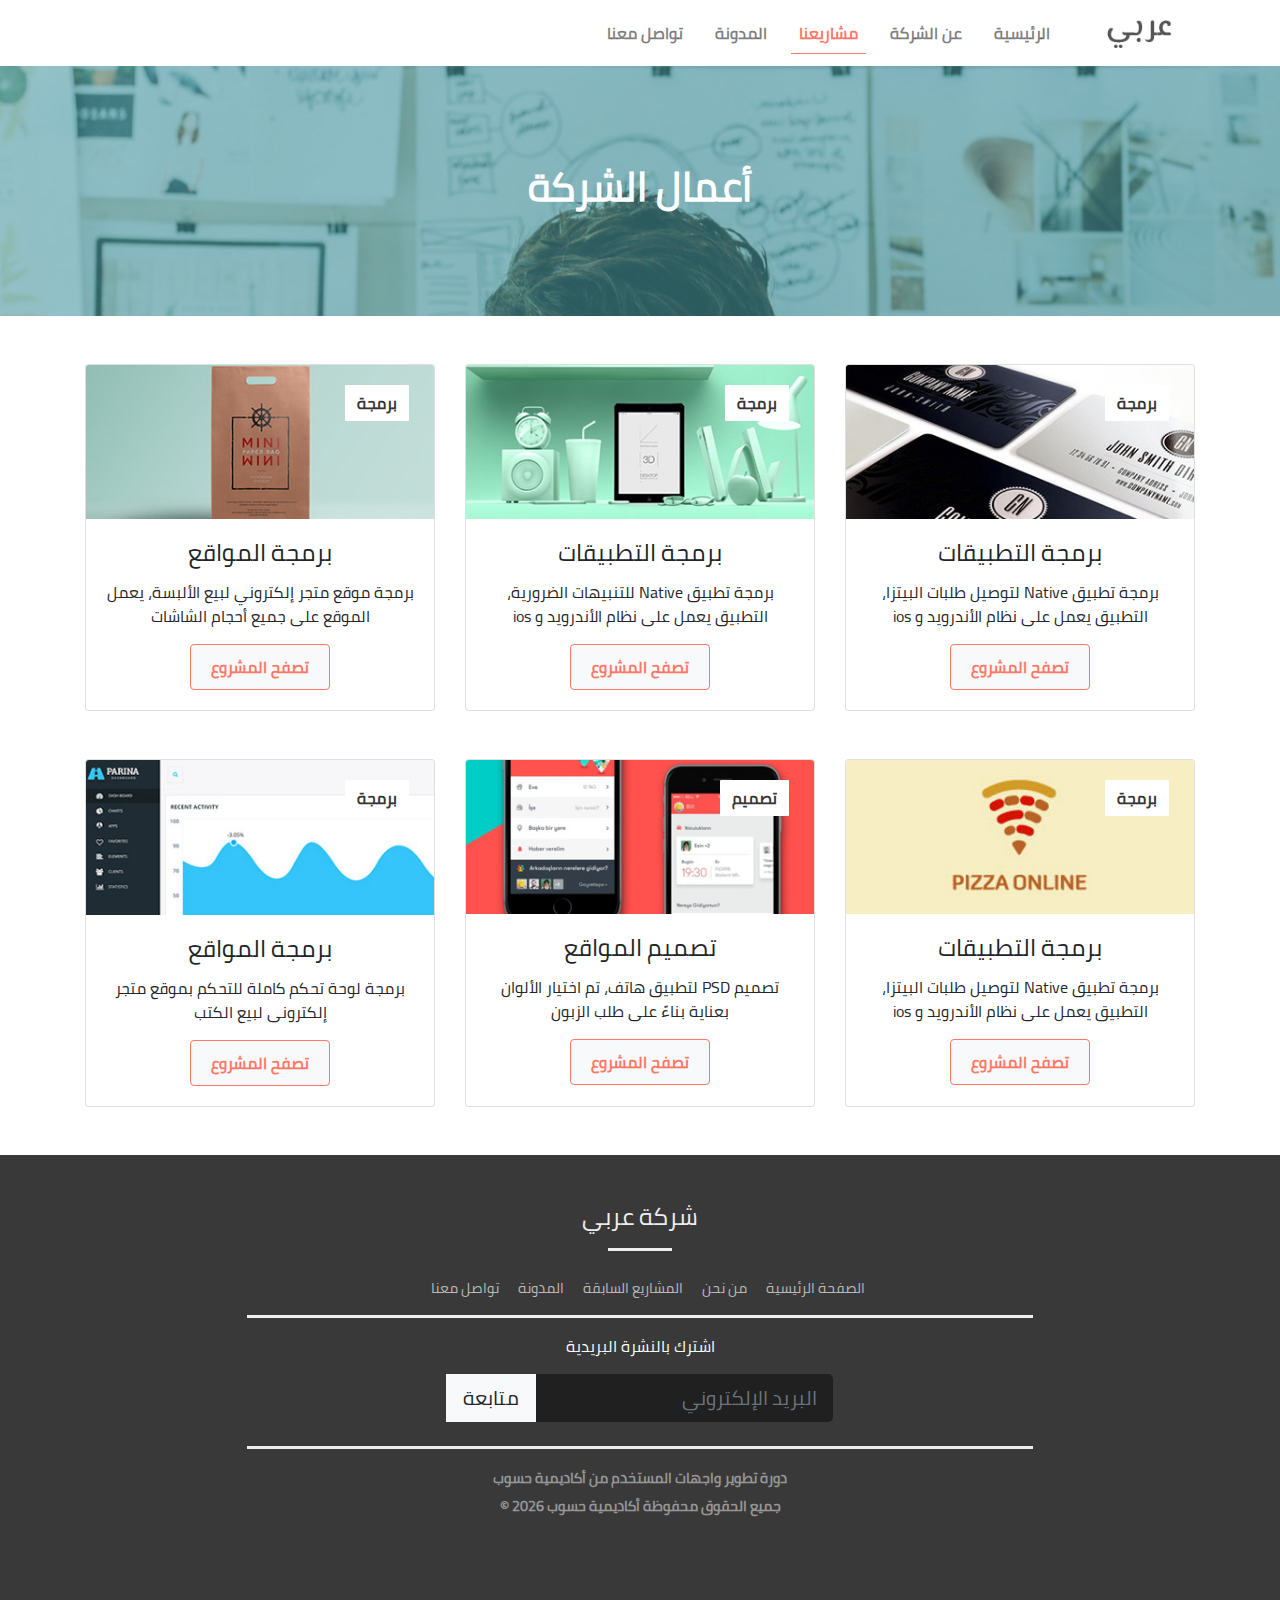
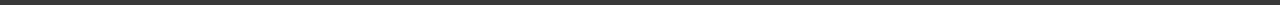
<file: projects.html>
<!DOCTYPE html>
<html lang="en">
<head>
    <meta charset="UTF-8">
    <meta name="viewport" content="width=device-width, initial-scale=1.0">
    <title>شركة عربي | مشاريعنا</title>
<link href="/css/style.css" rel="stylesheet"></head>
<body>
    <div class="container-fluid">
        <section class="top-menu">
            <div class="row">
                <nav class="navbar navbar-expand-lg navbar-light bg-light w-100">
                    <button class="navbar-toggler" type="button" data-toggle="collapse" data-target="#navbarSupportedContent" aria-controls="navbarSupportedContent" aria-expanded="false" aria-label="Toggle navigation">
                      <span class="navbar-toggler-icon"></span>
                    </button>

                    <a href="/index.html" class="navbar-brand p-0">
                        <img src="/images/logo.png" alt="شركة عربي">
                    </a>

                    <div class="collapse navbar-collapse" id="navbarSupportedContent">
                      <ul class="navbar-nav ml-auto">
                        <li class="nav-item p-2">
                            <a class="nav-link" href="/index.html">الرئيسية</a>
                        </li>
                        <li class="nav-item p-2">
                            <a class="nav-link" href="/about.html">عن الشركة</a>
                        </li>
                        <li class="nav-item p-2">
                            <a class="nav-link" href="/projects.html">مشاريعنا</a>
                        </li>
                        <li class="nav-item p-2">
                            <a class="nav-link" href="/blog.html">المدونة</a>
                        </li>
                        <li class="nav-item p-2">
                            <a class="nav-link" href="/contact.html">تواصل معنا</a>
                        </li>
                      </ul>
                    </div>
                </nav>
            </div>
        </section>

        <section class="banner">
            <div class="row">
                <div class="col-12 ">
                    <div id="banner-img">
                        <div class="overlay">
                            <h1 class="title1">أعمال الشركة</h1>
                        </div>
                    </div>
                </div>
            </div>
        </section>

        <section class="our-works mt-5">
            <div class="container">
                <div class="row">  
                    <div class="col-md-6 col-lg-4 d-flex justify-content-center">
                        <div class="card mb-5" style="width: 23rem;">
                            <a href="#" class="btn btn-light custom-btn-2">
                                برمجة
                            </a>
                            <img src="/images/our-works-1.jpg" class="card-img-top" alt="التدوينة الأولى">
                            <div class="card-body text-center">
                              <h4 class="card-title">برمجة التطبيقات</h4>
                              <p class="card-text project-details">برمجة تطبيق Native لتوصيل طلبات البيتزا، التطبيق يعمل على نظام الأندرويد و ios</p>
                              <a href="project-details.html" class="btn btn-light custom-btn">تصفح المشروع</a>
                            </div>
                          </div>
                    </div>

                    <div class="col-md-6 col-lg-4 d-flex justify-content-center">
                        <div class="card mb-5" style="width: 23rem;">
                            <a href="#" class="btn btn-light custom-btn-2">
                                برمجة
                            </a>
                            <img src="/images/our-works-2.jpg" class="card-img-top" alt="التدوينة الأولى">
                            <div class="card-body text-center">
                                <h4 class="card-title">برمجة التطبيقات</h4>
                                <p class="card-text project-details">برمجة تطبيق Native للتنبيهات الضرورية، التطبيق يعمل على نظام الأندرويد و ios</p>
                                <a href="project-details.html" class="btn btn-light custom-btn">تصفح المشروع</a>
                            </div>
                        </div>
                    </div>

                    <div class="col-md-6 col-lg-4 d-flex justify-content-center">
                        <div class="card mb-5" style="width: 23rem;">
                            <a href="project-details.html" class="btn btn-light custom-btn-2">
                                برمجة
                            </a>
                            <img src="/images/our-works-3.jpg" class="card-img-top" alt="التدوينة الأولى">
                            <div class="card-body text-center">
                                <h4 class="card-title">برمجة المواقع</h4>
                                <p class="card-text project-details">برمجة موقع متجر إلكتروني لبيع الألبسة، يعمل الموقع على جميع أحجام الشاشات</p>
                                <a href="project-details.html" class="btn btn-light custom-btn">تصفح المشروع</a>
                            </div>
                        </div>
                    </div>

                    <div class="col-md-6 col-lg-4 d-flex justify-content-center">
                        <div class="card mb-5" style="width: 23rem;">
                            <a href="project-details.html" class="btn btn-light custom-btn-2">
                                برمجة
                            </a>
                            <img src="/images/our-works-4.jpg" class="card-img-top" alt="التدوينة الأولى">
                            <div class="card-body text-center">
                                <h4 class="card-title">برمجة التطبيقات</h4>
                                <p class="card-text project-details">برمجة تطبيق Native لتوصيل طلبات البيتزا، التطبيق يعمل على نظام الأندرويد و ios</p>
                                <a href="project-details.html" class="btn btn-light custom-btn">تصفح المشروع</a>
                            </div>
                        </div>
                    </div>

                    <div class="col-md-6 col-lg-4 d-flex justify-content-center">
                        <div class="card mb-5" style="width: 23rem;">
                            <a href="project-details.html" class="btn btn-light custom-btn-2">
                                تصميم
                            </a>
                            <img src="/images/our-works-5.jpg" class="card-img-top" alt="التدوينة الأولى">
                            <div class="card-body text-center">
                                <h4 class="card-title">تصميم المواقع</h4>
                                <p class="card-text project-details">تصميم PSD لتطبيق هاتف، تم اختيار الألوان بعناية بناءً على طلب الزبون</p>
                                <a href="project-details.html" class="btn btn-light custom-btn">تصفح المشروع</a>
                            </div>
                        </div>
                    </div>

                    <div class="col-md-6 col-lg-4 d-flex justify-content-center">
                        <div class="card mb-5" style="width: 23rem;">
                            <a href="#" class="btn btn-light custom-btn-2">
                                برمجة
                            </a>
                            <img src="/images/our-works-6.jpg" class="card-img-top" alt="التدوينة الأولى">
                            <div class="card-body text-center">
                                <h4 class="card-title">برمجة المواقع</h4>
                                <p class="card-text project-details">برمجة لوحة تحكم كاملة للتحكم بموقع متجر إلكتروني لبيع الكتب</p>
                                <a href="project-details.html" class="btn btn-light custom-btn">تصفح المشروع</a>
                            </div>
                        </div>
                    </div>
                </div>
            </div>
        </section>

        <footer>
            <div class="row">
                <div class="col-12 text-center">
                    <h2 class="mt-5">شركة عربي</h2>
                    <hr class="line1">
                </div>
                 <div id="footer-nav-links" class="col-12 text-center mt-2">
                    <a href=".">الصفحة الرئيسية</a>
                    <a href="about.html">من نحن</a>
                    <a href="projects.html">المشاريع السابقة</a>
                    <a href="blog.html">المدونة</a>
                    <a href="contact.html">تواصل معنا</a>
                </div>
                <hr class="line2">
                <div class="col-12 text-center">
                    <label class="custom-heading text-white mb-3">اشترك بالنشرة البريدية</label>
                    <form class="form form-inline justify-content-center">
                        <div class="input-group input-group-lg mb-2">
                            <input type="text" class="form-control" placeholder="البريد الإلكتروني" aria-label="Example text with button addon" aria-describedby="button-addon1">
                            <div class="input-group-prepend">
                                <button class="btn btn-light" type="button" id="button-addon1">متابعة</button>
                              </div>
                        </div>
                    </form>
                    
                </div>
                <hr class="line2">
                <div class="col-12 text-center">
                    <a class="copyright-link copyright" href="https://academy.hsoub.com/learn/front-end-web-development/">
                        دورة تطوير واجهات المستخدم من أكاديمية حسوب
                    </a>
                    <h5 class="copyright mt-2">جميع الحقوق محفوظة أكاديمية حسوب <span id="date"></span> &copy;</h5>
                </div>
            </div>
        </footer>
    </div>

<script src="/js/bundle.js"></script></body>
</html>
</file>
